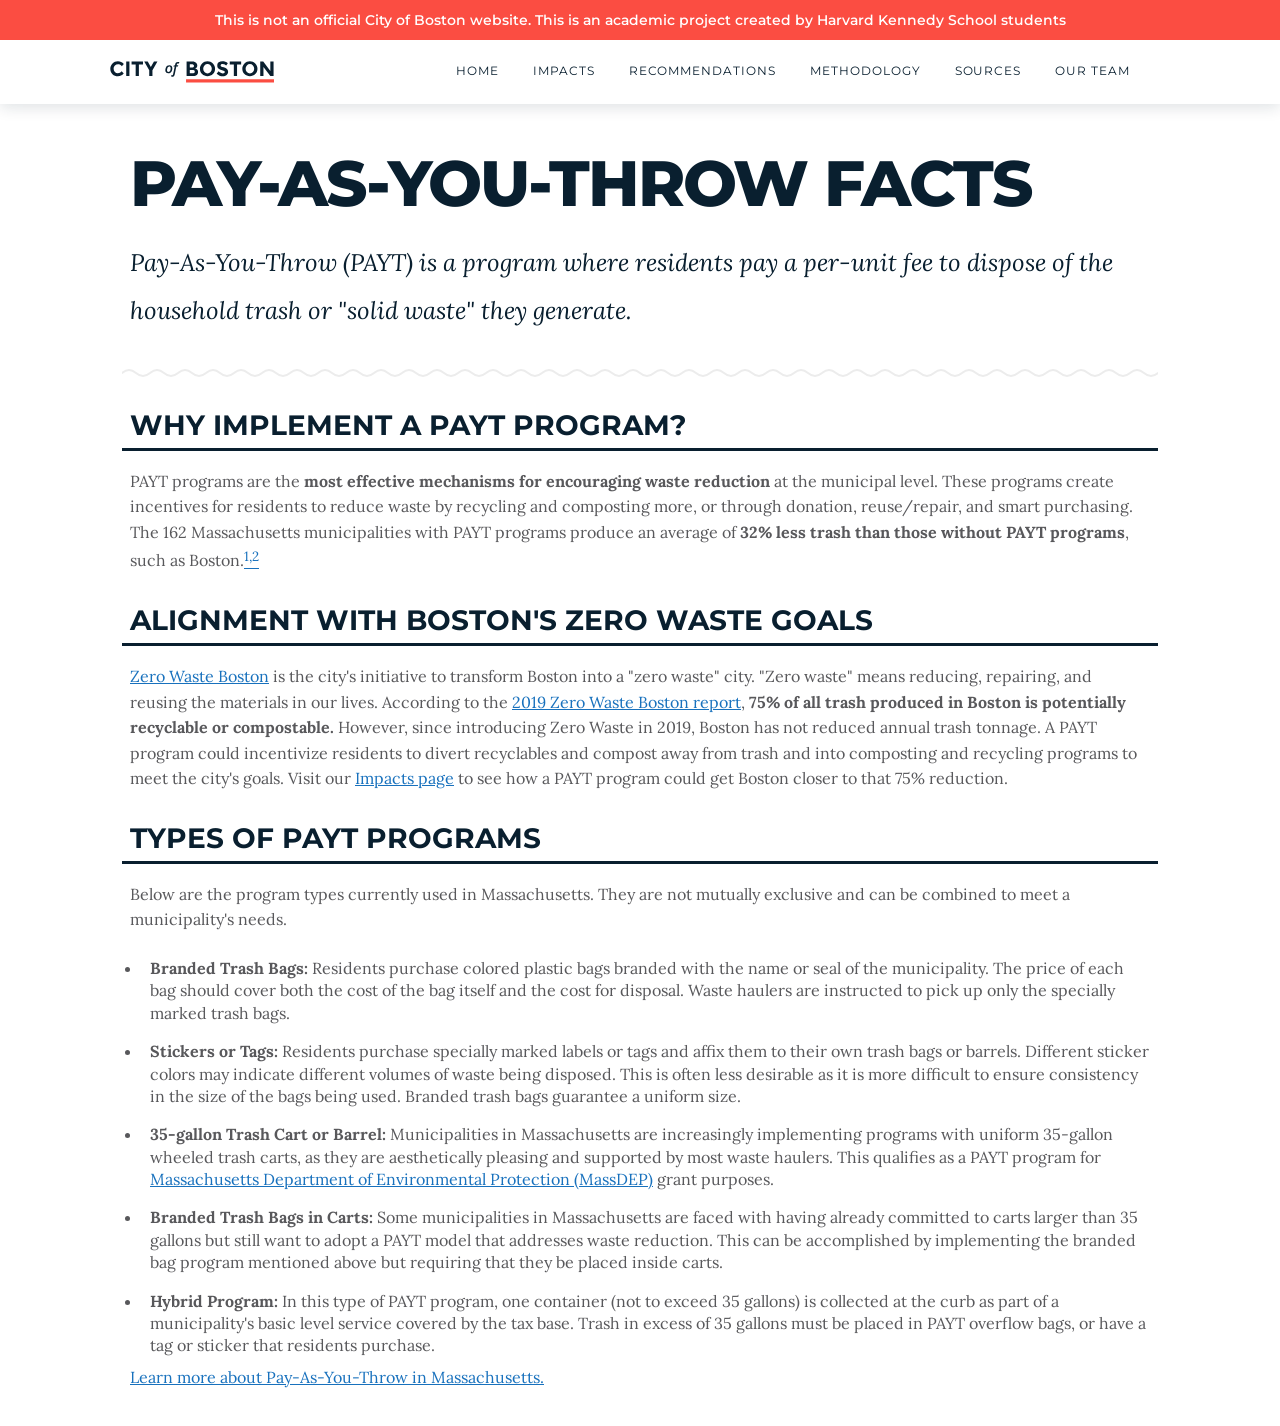
<file: index.html>
<!DOCTYPE html>
<html>
  <head>
    <meta charset="utf-8" />
    <title>Home — PAYT Project</title>
    <link rel="preconnect" href="https://fonts.googleapis.com">
    <link rel="preconnect" href="https://fonts.gstatic.com" crossorigin>
    <link href="https://fonts.googleapis.com/css2?family=Lora:ital,wght@0,400..700;1,400..700&family=Manrope:wght@200..800&family=Montserrat:ital,wght@0,100..900;1,100..900&display=swap" rel="stylesheet">
    <link href="styles/styles.css" rel="stylesheet" />
  </head>
  <body>
    <div class="disclaim-banner"><img src="images/logo_white_red.svg" alt="City of Boston" class="banner-logo"><span class="banner-text">This is not an official City of Boston website. This is an academic project created by Harvard Kennedy School students</span></div>
    <header class="top-header">
      <div class="header-inner">
        <img src="images/logo.svg" alt="City of Boston" class="site-logo">
        <nav class="site-nav" role="navigation" aria-label="Primary">
          <ul class="site-nav-list">
            <li><a href="index.html">Home</a></li>
            <li><a href="impacts.html">Impacts</a></li>
            <li><a href="recommendations.html">Recommendations</a></li>
            <li><a href="method.html">Methodology</a></li>
            <li><a href="sources.html">Sources</a></li>
            <li><a href="our-team.html">Our Team</a></li>
          </ul>
        </nav>
      </div>
    </header>
      <h1>Pay-As-You-Throw Facts</h1>
      <p class="intro-text">Pay-As-You-Throw (PAYT) is a program where residents pay a per-unit fee to dispose of the household trash or "solid waste" they generate.</p>
      <div class="squiggle" aria-hidden="true"></div>
        <h2>Why Implement a PAYT Program?</h2>
            <p>PAYT programs are the <strong>most effective mechanisms for encouraging waste reduction</strong> at the municipal level. These programs create incentives for residents to reduce waste by recycling and composting more, or through donation, reuse/repair, and smart purchasing. The 162 Massachusetts municipalities with PAYT programs produce an average of <strong>32% less trash than those without PAYT programs</strong>, such as Boston.<a href="https://www.mass.gov/doc/payt-in-massachusetts-fast-facts/download"><sup>1,</sup></a><a href="https://www.mass.gov/doc/payt-basics-for-municipalities/download"><sup>2</sup></a></p>
        <h2>Alignment with Boston's Zero Waste Goals</h2>
            <p><a href="https://www.boston.gov/departments/environment/zero-waste-boston">Zero Waste Boston</a> is the city's initiative to transform Boston into a "zero waste" city. "Zero waste" means reducing, repairing, and reusing the materials in our lives. According to the <a href="https://www.boston.gov/sites/default/files/imce-uploads/2019-06/zero_waste_bos_recs_final.pdf">2019 Zero Waste Boston report</a>, <strong>75% of all trash produced in Boston is potentially recyclable or compostable.</strong></li> However, since introducing Zero Waste in 2019, Boston has not reduced annual trash tonnage. A PAYT program could incentivize residents to divert recyclables and compost away from trash and into composting and recycling programs to meet the city's goals. Visit our <a href="impacts.html">Impacts page</a> to see how a PAYT program could get Boston closer to that 75% reduction. 
        <h2>Types of PAYT programs</h2>
            <p>Below are the program types currently used in Massachusetts. They are not mutually exclusive and can be combined to meet a municipality's needs.</p>
              <ul>
                <li><strong>Branded Trash Bags:</strong> Residents purchase colored plastic bags branded with the name or seal of the municipality. The price of each bag should cover both the cost of the bag itself and the cost for disposal. Waste haulers are instructed to pick up only the specially marked trash bags.</li>
                <li><strong>Stickers or Tags: </strong>Residents purchase specially marked labels or tags and affix them to their own trash bags or barrels. Different sticker colors may indicate different volumes of waste being disposed. This is often less desirable as it is more difficult to ensure consistency in the size of the bags being used. Branded trash bags guarantee a uniform size.</li>
                <li><strong>35-gallon Trash Cart or Barrel: </strong>Municipalities in Massachusetts are increasingly implementing programs with uniform 35-gallon wheeled trash carts, as they are aesthetically pleasing and supported by most waste haulers. This qualifies as a PAYT program for <a href="https://www.mass.gov/lists/massdep-waste-recycling-grants-assistance">Massachusetts Department of Environmental Protection (MassDEP)</a> grant purposes.</li>
                <li><strong>Branded Trash Bags in Carts: </strong>Some municipalities in Massachusetts are faced with having already committed to carts larger than 35 gallons but still want to adopt a PAYT model that addresses waste reduction. This can be accomplished by implementing the branded bag program mentioned above but requiring that they be placed inside carts.</li>
                <li><strong>Hybrid Program: </strong>In this type of PAYT program, one container (not to exceed 35 gallons) is collected at the curb as part of a municipality's basic level service covered by the tax base. Trash in excess of 35 gallons must be placed in PAYT overflow bags, or have a tag or sticker that residents purchase.</li>
              </ul>
            <p><a href="https://www.mass.gov/lists/pay-as-you-throw-payt">Learn more about Pay-As-You-Throw in Massachusetts.</a></p>
  <script>
    (function () {
      function setBannerHeightVar() {
        var banner = document.querySelector('.disclaim-banner');
        if (!banner) return;
        var h = banner.offsetHeight || 0;
        document.documentElement.style.setProperty('--top-banner-height', h + 'px');
      }
      window.addEventListener('load', setBannerHeightVar);
      window.addEventListener('resize', setBannerHeightVar);
      if (document.fonts && document.fonts.ready) {
        document.fonts.ready.then(setBannerHeightVar);
      }
      setTimeout(setBannerHeightVar, 120);
    })();
  </script>

</body>
</html>
</file>
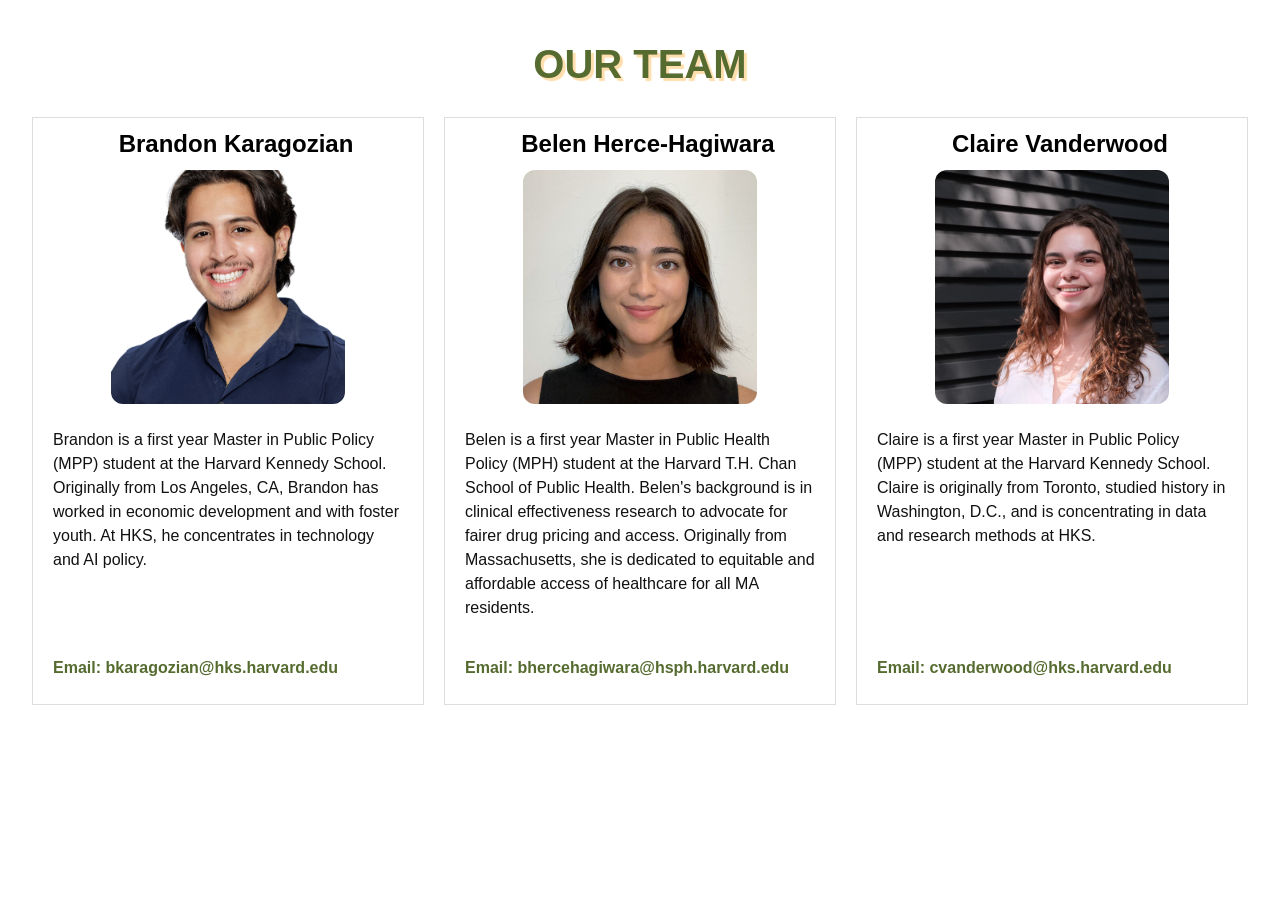
<file: our-team/index.html>
<!DOCTYPE html>
<html>
    <head>
        <title>Demo Website</title>
 
 <!-- linking css file-->
    <link rel="preconnect" href="https://fonts.googleapis.com">
    <link rel="preconnect" href="https://fonts.gstatic.com" crossorigin>
    <link href="https://fonts.googleapis.com/css2?family=Lora:ital,wght@0,400..700;1,400..700&family=Manrope:wght@200..800&family=Montserrat:ital,wght@0,100..900;1,100..900&display=swap" rel="stylesheet">
    <link href="styles/styles.css" rel="stylesheet" />

    </head>
    <body>
        <h1>OUR TEAM</h1>
        <div class="team-row"> <!--class to format into rows-->
            <!-- Brandon's Bio-->
            <div class="team-member"> <!--class to format each team member's info-->
                <h2> Brandon Karagozian </h2>
                <div class="photo"> <img src="images/brandon.jpg" alt="A photo of team member Brandon standing in the woods." /> </div>
                <p>  Brandon is a first year Master in Public Policy (MPP) student at the Harvard Kennedy School. Originally from Los Angeles, CA, Brandon has worked in economic development and with foster youth. At HKS, he concentrates in technology and AI policy. </p>
                <!--class to format emails-->
                <p class = "email"> Email: bkaragozian@hks.harvard.edu </p>
            </div>
            <!-- Belen's Bio-->
            <div class="team-member"> <!--class to format each team member's info-->
                <h2> Belen Herce-Hagiwara </h2>
                <div class="photo"> <img src="images/belen.jpg" alt="A photo of team member Belen." /> </div>
                <p>  Belen is a first year Master in Public Health Policy (MPH) student at the Harvard T.H. Chan School of Public Health. Belen's background is in clinical effectiveness research to advocate for fairer drug pricing and access. Originally from Massachusetts, she is dedicated to equitable and affordable access of healthcare for all MA residents. </p>
                <p class = "email"> Email: bhercehagiwara@hsph.harvard.edu </p>
            </div>
            <!-- Claire's Bio-->
            <div class="team-member"> <!--class to format each team member's info-->
                <h2> Claire Vanderwood </h2>
                <div class="photo"> <img src="images/claire2024.jpeg" alt="A photo of a woman outside."/> </div>
                <p> Claire is a first year Master in Public Policy (MPP) student at the Harvard Kennedy School. Claire is originally from Toronto, studied history in Washington, D.C., and is concentrating in data and research methods at HKS.</p>
                <p class = "email"> Email: cvanderwood@hks.harvard.edu </p>
            </div>
        </div>
    </body>
</html>
</file>
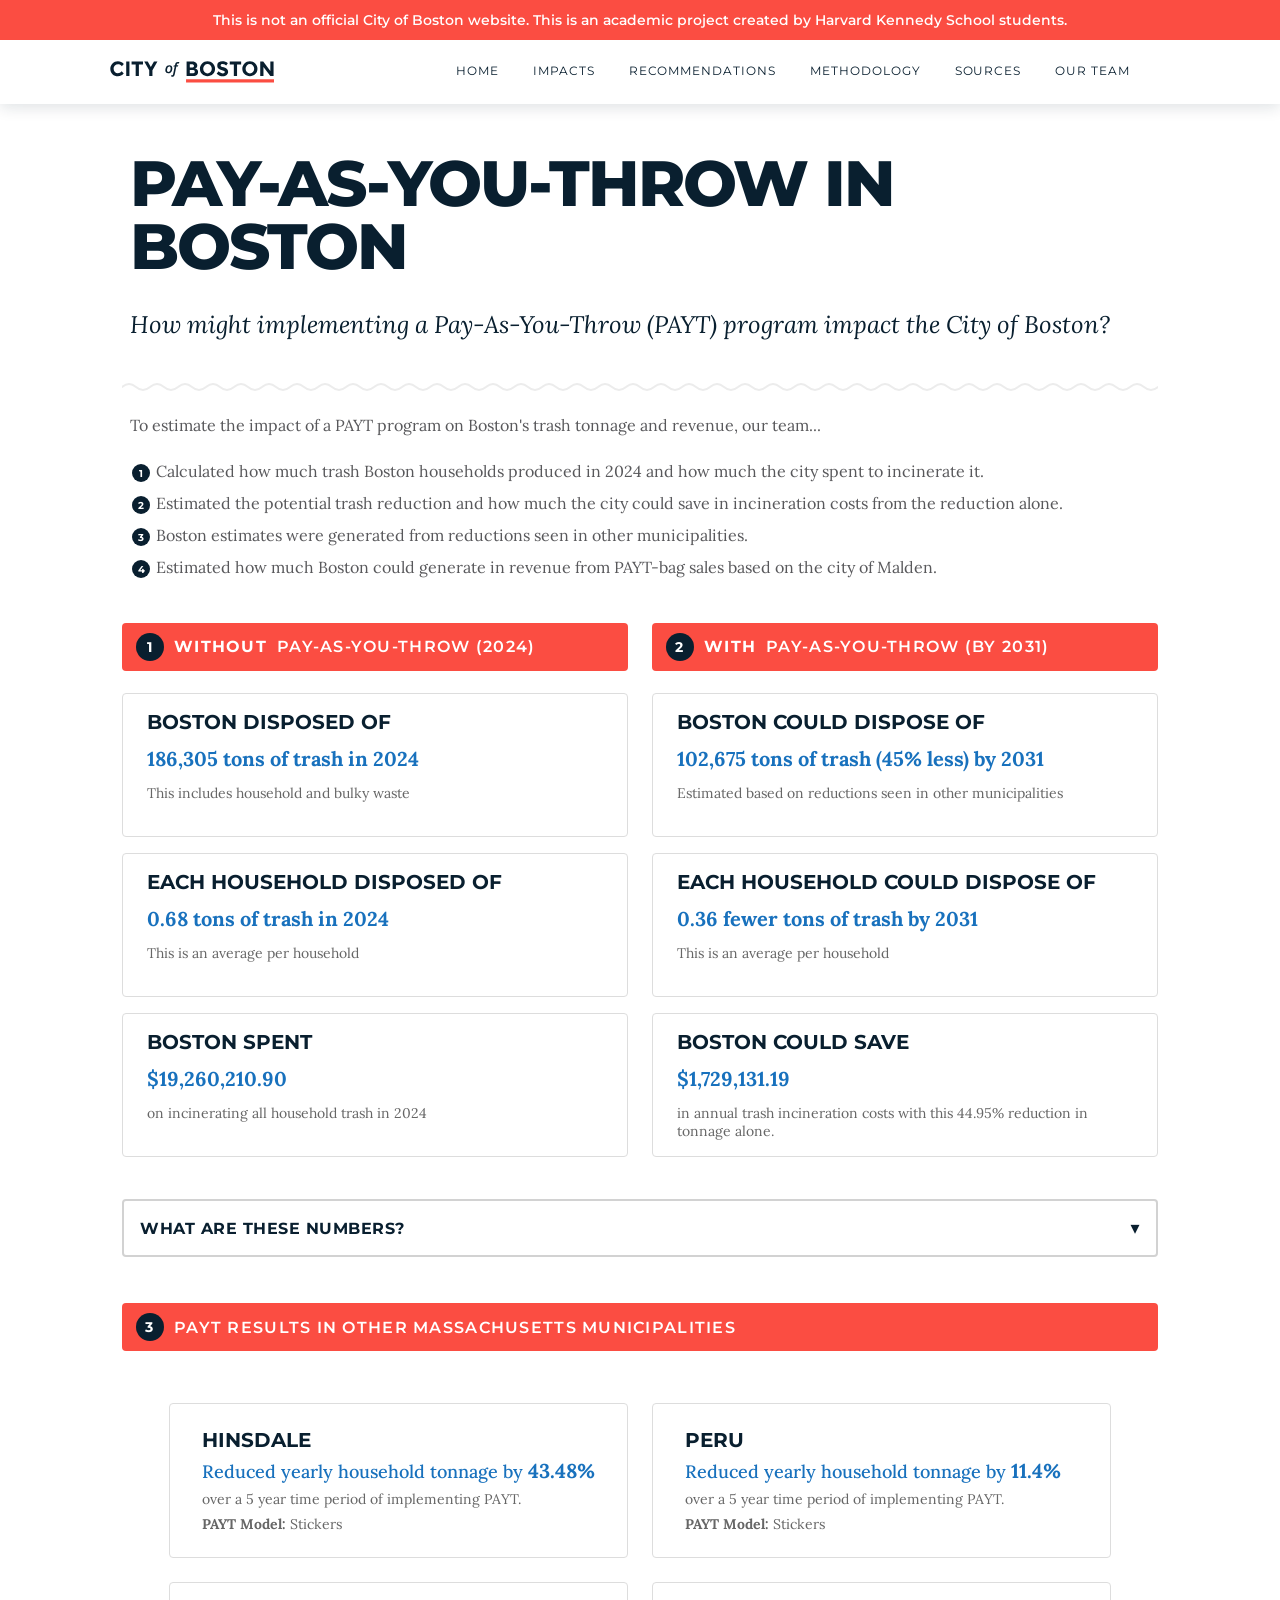
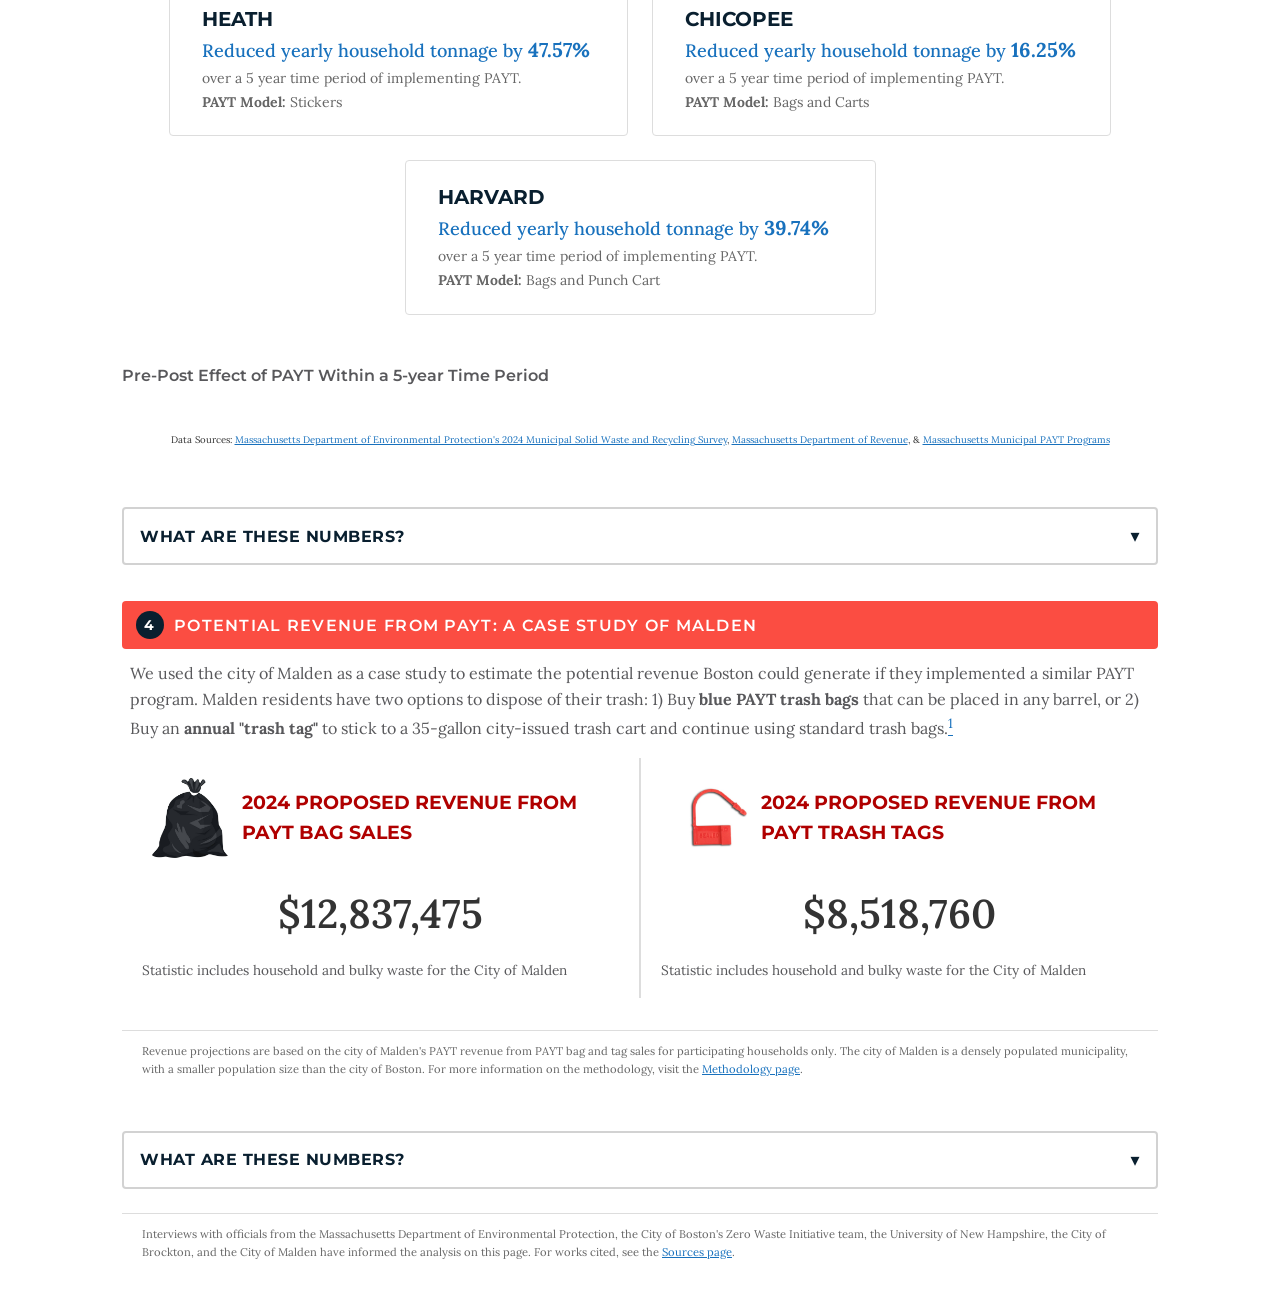
<file: impacts.html>
<!DOCTYPE html>
<html>
    <head>
        <title>Demo Website</title>
        <link rel="preconnect" href="https://fonts.googleapis.com">
        <link rel="preconnect" href="https://fonts.gstatic.com" crossorigin>
        <link href="https://fonts.googleapis.com/css2?family=Lora:ital,wght@0,400..700;1,400..700&family=Manrope:wght@200..800&family=Montserrat:ital,wght@0,100..900;1,100..900&display=swap" rel="stylesheet">
        <!-- linking css file-->
        <link href="styles/styles.css" rel="stylesheet" />
        <!-- D3.js library -->
        <script src="https://d3js.org/d3.v7.min.js"></script>
        
    </head>
    <body>
<!-- Disclaimer Banner -->
        <div class="disclaim-banner"><img src="images/logo_white_red.svg" alt="City of Boston" class="banner-logo"><span class="banner-text">This is not an official City of Boston website. This is an academic project created by Harvard Kennedy School students.</span></div>
        <header class="top-header">
            <div class="header-inner">
                <img src="images/logo.svg" alt="City of Boston" class="site-logo">
                <nav class="site-nav" role="navigation" aria-label="Primary">
                    <ul class="site-nav-list">
                        <li><a href="index.html">Home</a></li>
                        <li><a href="impacts.html">Impacts</a></li>
                        <li><a href="recommendations.html">Recommendations</a></li>
                        <li><a href="method.html">Methodology</a></li>
                        <li><a href="sources.html">Sources</a></li>
                        <li><a href="our-team.html">Our Team</a></li>
                    </ul>
                </nav>
            </div>
        </header>
<!-- Main Page Title -->
        <h1>Pay-As-You-Throw in Boston</h1>
       
        <p class="intro-text">How might implementing a Pay-As-You-Throw (PAYT) program impact the City of Boston?</p>
      <div class="squiggle" aria-hidden="true"></div>

      <p>To estimate the impact of a PAYT program on Boston's trash tonnage and revenue, our team...</p>
      <ul class="badge-list">
        <li><span class="mini-badge">1</span> Calculated how much trash Boston households produced in 2024 and how much the city spent to incinerate it.</li>
        <li><span class="mini-badge">2</span> Estimated the potential trash reduction and how much the city could save in incineration costs from the reduction alone.</li>
        <li><span class="mini-badge">3</span> Boston estimates were generated from reductions seen in other municipalities.</li>
        <li><span class="mini-badge">4</span> Estimated how much Boston could generate in revenue from PAYT-bag sales based on the city of Malden.</li>
      </ul>

<!-- Section: Boston 2024 vs PAYT side-by-side -->
        <div class="impact-compare">
            <div class="impact-column">
                <div class="sectionbanner"><span class="banner-badge">1</span><strong>Without</strong> Pay-As-You-Throw (2024)</div>
                <!-- Result Cards Column -->
                <div class="stat-blocks stack">
                    <div class="stat-block">
                        <h3 class="block-title">Boston disposed of</h3>
                        <p class="block-reduction"><span class="reduction-percent">186,305 tons of trash in 2024</span> </p>
                        <p class="block-description">This includes household and bulky waste</p>
                    </div>
                    <div class="stat-block">
                        <h3 class="block-title">Each household disposed of</h3>
                        <p class="block-reduction"><span class="reduction-percent">0.68 tons of trash in 2024</span> </p>
                        <p class="block-description">This is an average per household</p>
                    </div>
                    <div class="stat-block">
                        <h3 class="block-title">Boston spent</h3>
                        <p class="block-reduction"><span class="reduction-percent">$19,260,210.90</span></p>
                        <p class="block-description">on incinerating all household trash in 2024</p>
                    </div>
                </div>
            </div>
                    
            <div class="impact-column">
                <div class="sectionbanner"><span class="banner-badge">2</span><strong>With</strong> Pay-As-You-Throw (by 2031)</div>
                <div class="stat-blocks stack">
                    <div class="stat-block">
                        <h3 class="block-title">Boston could dispose of</h3>
                        <p class="block-reduction"><span class="reduction-percent">102,675 tons of trash (45% less) by 2031</span></p>
                        <p class="block-description">Estimated based on reductions seen in other municipalities</p>
                    </div>
                    <div class="stat-block">
                        <h3 class="block-title">Each household could dispose of</h3>
                        <p class="block-reduction"><span class="reduction-percent">0.36 fewer tons of trash by 2031</span></p>
                        <p class="block-description">This is an average per household</p>
                    </div>
                    <div class="stat-block">
                        <h3 class="block-title">Boston could save</h3>
                        <p class="block-reduction"><span class="reduction-percent">$1,729,131.19</span></p>
                        <p class="block-description">in annual trash incineration costs with this 44.95% reduction in tonnage alone.</p>
                    </div>
                </div>
            </div>
        </div>

        <div class="method-banner">
            <button class="method-toggle" aria-expanded="false">What Are These Numbers? <span class="chev">▾</span></button>
            <div class="method-content" hidden>
                            <h4>Terminology</h4>
                            <ul style="margin-bottom: 20px;">
                                <li><strong>Tipping Fee:</strong> The cost per ton that municipalities pay to dispose of trash at incineration or landfill facilities. Boston's tipping fee is $103.38 per ton.</li>
                                <li><strong>Municipal Solid Waste:</strong> Trash collected through Boston's municipal waste management program.</li>
                                <li><strong>Household:</strong> A residential unit participating in Boston's municipal trash program. 322,000 households participated in 2024.</li>
                                <li><strong>Tonnage:</strong> The total weight of trash disposed by participating households, measured in tons. Boston disposed of 186,305 tons in 2024, which converts to 372,610,000 pounds.</li>
                                <li><strong>Average Reduction:</strong> How much trash 5 cities reduced per household after 5 years with PAYT = 0.260 tons per household.</li>
                                <li><strong>Percent Reduction:</strong> How much less trash households threw away = 44.95%.</li>
                                <li><strong>Projected Reduction:</strong> How much trash Boston could reduce if it does as well as other cities = 83,629.87 tons over 5 years.</li>
                            </ul>
                            <p style="margin-top: 15px; font-size: 14px;">For more information on the methodology, visit the <a href="method.html">Methodology page</a>.</p>
                        </div>
                    </div>
            </div>

<!-- Section: PAYT Results in Other Municipalities -->
            <section class="stats-fullpage">
                <div class="sectionbanner"><span class="banner-badge">3</span>PAYT Results in Other Massachusetts Municipalities</div>

                <div class="stat-blocks">
                    <div class="stat-block">
                        <h3 class="block-title">Hinsdale</h3>
                        <p class="block-reduction">Reduced yearly household tonnage by <span class="reduction-percent">43.48%</span></p>
                        <p class="block-description">over a 5 year time period of implementing PAYT.</p>
                        <p class="block-description"><strong>PAYT Model:</strong> Stickers</p>
                    </div>
                    <div class="stat-block">
                        <h3 class="block-title">Peru</h3>
                        <p class="block-reduction">Reduced yearly household tonnage by <span class="reduction-percent">11.4%</span></p>
                        <p class="block-description">over a 5 year time period of implementing PAYT.</p>
                        <p class="block-description"><strong>PAYT Model:</strong> Stickers</p>
                    </div>
                    <div class="stat-block">
                        <h3 class="block-title">Heath</h3>
                        <p class="block-reduction">Reduced yearly household tonnage by <span class="reduction-percent">47.57%</span></p>
                        <p class="block-description">over a 5 year time period of implementing PAYT.</p>
                        <p class="block-description"><strong>PAYT Model:</strong> Stickers</p>
                    </div>
                    <div class="stat-block">
                        <h3 class="block-title">Chicopee</h3>
                        <p class="block-reduction">Reduced yearly household tonnage by <span class="reduction-percent">16.25%</span></p>
                        <p class="block-description">over a 5 year time period of implementing PAYT.</p>
                        <p class="block-description"><strong>PAYT Model:</strong> Bags and Carts</p>
                    </div>
                    <div class="stat-block">
                        <h3 class="block-title">Harvard</h3>
                        <p class="block-reduction">Reduced yearly household tonnage by <span class="reduction-percent">39.74%</span></p>
                        <p class="block-description">over a 5 year time period of implementing PAYT.</p>
                        <p class="block-description"><strong>PAYT Model:</strong> Bags and Punch Cart</p>
                    </div>
                </div>
                <div class="section-note">Pre-Post Effect of PAYT Within a 5-year Time Period</div>

            <div class="graph-container">
                <figure class="graph-figure">
                    <div id="d3-graph"></div>
                    <figcaption>Data Sources: <a href="https://www.mass.gov/lists/recycling-solid-waste-data-for-massachusetts-cities-towns" target="_blank">Massachusetts Department of Environmental Protection's 2024 Municipal Solid Waste and Recycling Survey</a>, <a href="https://dls-gw.dor.state.ma.us/reports/rdpage.aspx?rdreport=socioeconomic.population.population_main" target="_blank">Massachusetts Department of Revenue</a>, & <a href="https://www.mass.gov/lists/pay-as-you-throw-payt" target="_blank">Massachusetts Municipal PAYT Programs</a></figcaption>
                </figure>
            </div>

<!-- Methodology Banner -->
                    <div class="method-banner">
                        <button class="method-toggle" aria-expanded="false">What Are These Numbers?<span class="chev">▾</span></button>
                        <div class="method-content" hidden>
                            <h4>Terminology</h4>
                            <ul style="margin-bottom: 20px;">
                                <li><strong>Pre-PAYT Period:</strong> The years before a city started PAYT, showing how much trash households threw away normally.</li>
                                <li><strong>Post-PAYT Period:</strong> The years after a city implemented PAYT, showing how much trash households threw away with the program.</li>
                                <li><strong>Parallel Trends:</strong> Comparing cities with similar amounts of data before and after PAYT to ensure fair comparison.</li>
                                <li><strong>Tons Per Household:</strong> The average amount of trash one household threw away each year, calculated for each city.</li>
                            </ul>
                            <p style="margin-top: 15px; font-size: 14px;">For more information on the methodology, visit the <a href="method.html">Methodology page</a>.</p>
                        </div>
                    </div>

        </div>
<!-- Section: Case Study of Malden -->
        <div class="sectionbanner"><span class="banner-badge">4</span>Potential Revenue from PAYT: A Case Study of Malden</div>
            <p>We used the city of Malden as a case study to estimate the potential revenue Boston could generate if they implemented a similar PAYT program. Malden residents have two options to dispose of their trash: 1) Buy <strong>blue PAYT trash bags </strong>that can be placed in any barrel, or 2) Buy an <strong>annual "trash tag"</strong> to stick to a 35-gallon city-issued trash cart and continue using standard trash bags.<a href="https://www.cityofmalden.org/238/Trash-Recycling"><sup>1</sup></a></p>
        <div class="two-column-divider">
                <div class="column-left">
                    <h3>
                        <img src="images/trash.jpg" alt="PAYT trash bag" class="column-image">
                        2024 PROPOSED REVENUE FROM PAYT BAG SALES
                    </h3>
                    <div class="large-text">
                      $12,837,475
                    </div>
                    <div class="asteric">Statistic includes household and bulky waste for the City of Malden</div>
                </div>
                <div class="divider-line"></div>
                <div class="column-right">
                    <h3>
                        <img src="images/tag.jpg" alt="Trash disposal tag" class="column-image">
                        2024 PROPOSED REVENUE FROM PAYT TRASH TAGS
                    </h3>
                    <div class="large-text">
                        $8,518,760
                    </div>
                    <div class="asteric">Statistic includes household and bulky waste for the City of Malden</div>
                </div>
            </div>
            <div class="footnote">Revenue projections are based on the city of Malden's PAYT revenue from PAYT bag and tag sales for participating households only. The city of Malden is a densely populated municipality, with a smaller population size than the city of Boston. For more information on the methodology, visit the <a href="method.html">Methodology page</a>.</div>
            
                    <div class="method-banner">
                        <button class="method-toggle" aria-expanded="false">What Are These Numbers? <span class="chev">▾</span></button>
                        <div class="method-content" hidden>
                            <h4>Terminology</h4>
                            <ul style="margin-bottom: 20px;">
                                <li><strong>Per-Household Revenue:</strong> How much money each household generates through PAYT bag and tag sales in Malden.</li>
                                <li><strong>Revenue Source:</strong> The different ways cities earn money from PAYT, like bag sales or trash tag sales.</li>
                                <li><strong>Scaling:</strong> Using Malden's revenue earned per household to estimate how much Boston could earn.</li>
                                <li><strong>Illustrative:</strong> This is an example calculation, not a prediction of what will actually happen.</li>
                            </ul>
                            <p style="margin-top: 15px; font-size: 14px;">For more information on the methodology, visit the <a href="method.html">Methodology page</a>.</p>
                    </div>
 
                    </div>

        <div class="footnote">Interviews with officials from the Massachusetts Department of Environmental Protection, the City of Boston's Zero Waste Initiative team, the University of New Hampshire, the City of Brockton, and the City of Malden have informed the analysis on this page. For works cited, see the <a href="sources.html">Sources page</a>.</div>

        <script>
          var lastBannerHeight = null;
          
          function syncHeaderPosition(){
            var banner = document.querySelector('.disclaim-banner');
            var header = document.querySelector('.top-header');
            if(!banner || !header) return;
            
            var bannerHeight = banner.offsetHeight;
            if(bannerHeight !== lastBannerHeight) {
              lastBannerHeight = bannerHeight;
              header.style.top = bannerHeight + 'px';
              document.body.style.paddingTop = 'calc(24px + ' + bannerHeight + 'px + 64px)';
            }
          }
          
          // Poll on every frame (16ms) to catch text reflow immediately
          setInterval(syncHeaderPosition, 16);
          
          window.addEventListener('load', syncHeaderPosition);
          window.addEventListener('resize', syncHeaderPosition);
        </script>

        <script>
            document.addEventListener('DOMContentLoaded', function () {
                // D3 Interactive Graph - Pre-Post PAYT Effect
                const graphData = [
                    // Chicopee (PAYT 2017, years_payt: -4 to 5)
                    { municipality: 'Chicopee', year: -4, tonnage: 0.7393617, type: 'pre' },
                    { municipality: 'Chicopee', year: -3, tonnage: 0.7267905, type: 'pre' },
                    { municipality: 'Chicopee', year: -2, tonnage: 0.7201172, type: 'pre' },
                    { municipality: 'Chicopee', year: -1, tonnage: 0.7240520, type: 'pre' },
                    { municipality: 'Chicopee', year: 0, tonnage: 0.5886695, type: 'post' },
                    { municipality: 'Chicopee', year: 1, tonnage: 0.6204813, type: 'post' },
                    { municipality: 'Chicopee', year: 2, tonnage: 0.5576872, type: 'post' },
                    { municipality: 'Chicopee', year: 3, tonnage: 0.6272738, type: 'post' },
                    { municipality: 'Chicopee', year: 4, tonnage: 0.6468433, type: 'post' },
                    { municipality: 'Chicopee', year: 5, tonnage: 0.6151788, type: 'post' },
                    // Harvard (PAYT 2019, years_payt: -5 to 5)
                    { municipality: 'Harvard', year: -5, tonnage: 0.8311209, type: 'pre' },
                    { municipality: 'Harvard', year: -4, tonnage: 0.8260870, type: 'pre' },
                    { municipality: 'Harvard', year: -3, tonnage: 0.9753580, type: 'pre' },
                    { municipality: 'Harvard', year: -2, tonnage: 0.8177323, type: 'pre' },
                    { municipality: 'Harvard', year: -1, tonnage: 0.8061971, type: 'pre' },
                    { municipality: 'Harvard', year: 0, tonnage: 0.6302390, type: 'post' },
                    { municipality: 'Harvard', year: 1, tonnage: 0.5599200, type: 'post' },
                    { municipality: 'Harvard', year: 2, tonnage: 0.5020960, type: 'post' },
                    { municipality: 'Harvard', year: 3, tonnage: 0.4425517, type: 'post' },
                    { municipality: 'Harvard', year: 4, tonnage: 0.4455224, type: 'post' },
                    { municipality: 'Harvard', year: 5, tonnage: 0.4975635, type: 'post' },
                    // Heath (PAYT 2017, years_payt: -5 to 5)
                    { municipality: 'Heath', year: -5, tonnage: 0.9145299, type: 'pre' },
                    { municipality: 'Heath', year: -4, tonnage: 0.7803922, type: 'pre' },
                    { municipality: 'Heath', year: -3, tonnage: 0.7142857, type: 'pre' },
                    { municipality: 'Heath', year: -2, tonnage: 0.7811877, type: 'pre' },
                    { municipality: 'Heath', year: -1, tonnage: 0.6587726, type: 'pre' },
                    { municipality: 'Heath', year: 0, tonnage: 0.5249527, type: 'post' },
                    { municipality: 'Heath', year: 1, tonnage: 0.3610714, type: 'post' },
                    { municipality: 'Heath', year: 2, tonnage: 0.3556857, type: 'post' },
                    { municipality: 'Heath', year: 3, tonnage: 0.4209174, type: 'post' },
                    { municipality: 'Heath', year: 4, tonnage: 0.4009621, type: 'post' },
                    { municipality: 'Heath', year: 5, tonnage: 0.3579228, type: 'post' },
                    // Hinsdale (PAYT 2017, years_payt: -4 to 5)
                    { municipality: 'Hinsdale', year: -4, tonnage: 0.8728448, type: 'pre' },
                    { municipality: 'Hinsdale', year: -3, tonnage: 0.9290323, type: 'pre' },
                    { municipality: 'Hinsdale', year: -2, tonnage: 0.9652903, type: 'pre' },
                    { municipality: 'Hinsdale', year: -1, tonnage: 0.9324731, type: 'pre' },
                    { municipality: 'Hinsdale', year: 0, tonnage: 0.6558077, type: 'post' },
                    { municipality: 'Hinsdale', year: 1, tonnage: 0.4879636, type: 'post' },
                    { municipality: 'Hinsdale', year: 2, tonnage: 0.4927273, type: 'post' },
                    { municipality: 'Hinsdale', year: 3, tonnage: 0.5397254, type: 'post' },
                    { municipality: 'Hinsdale', year: 4, tonnage: 0.5259774, type: 'post' },
                    { municipality: 'Hinsdale', year: 5, tonnage: 0.4343286, type: 'post' },
                    // Peru (PAYT 2017, years_payt: -5 to 4)
                    { municipality: 'Peru', year: -5, tonnage: 0.6625000, type: 'pre' },
                    { municipality: 'Peru', year: -4, tonnage: 0.6781250, type: 'pre' },
                    { municipality: 'Peru', year: -3, tonnage: 0.6375000, type: 'pre' },
                    { municipality: 'Peru', year: -2, tonnage: 0.6742813, type: 'pre' },
                    { municipality: 'Peru', year: -1, tonnage: 0.5378307, type: 'pre' },
                    { municipality: 'Peru', year: 0, tonnage: 0.7028621, type: 'post' },
                    { municipality: 'Peru', year: 1, tonnage: 0.6156156, type: 'post' },
                    { municipality: 'Peru', year: 2, tonnage: 0.5544776, type: 'post' },
                    { municipality: 'Peru', year: 3, tonnage: 0.5881493, type: 'post' },
                    { municipality: 'Peru', year: 4, tonnage: 0.5265373, type: 'post' }
                ];

                const margin = { top: 20, right: 30, bottom: 70, left: 90 };
                const width = 900 - margin.left - margin.right;
                const height = 500 - margin.top - margin.bottom;

                const svg = d3.select('#d3-graph')
                    .append('svg')
                    .attr('width', width + margin.left + margin.right)
                    .attr('height', height + margin.top + margin.bottom)
                    .attr('viewBox', `0 0 ${width + margin.left + margin.right} ${height + margin.top + margin.bottom}`)
                    .attr('preserveAspectRatio', 'xMidYMid meet')
                    .style('max-width', '100%')
                    .style('height', 'auto')
                    .append('g')
                    .attr('transform', `translate(${margin.left},${margin.top})`);

                // Scales
                const xScale = d3.scaleLinear()
                    .domain([-5, 5])
                    .range([0, width]);

                const yScale = d3.scaleLinear()
                    .domain([0, 1.5])
                    .range([height, 0]);

                const colorScale = d3.scaleOrdinal()
                    .domain(['Hinsdale', 'Peru', 'Heath', 'Chicopee', 'Harvard'])
                    .range(['#D4DDE6', '#BADFF5', '#FFCCC5', '#D9EBFF', '#C5DAEB']);

                const darkerColors = {
                    'Hinsdale': '#091F2F',
                    'Peru': '#1871BD',
                    'Heath': '#FB4D42',
                    'Chicopee': '#51ACFF',
                    'Harvard': '#45789C'
                };

                // Line generator
                const line = d3.line()
                    .x(d => xScale(d.year))
                    .y(d => yScale(d.tonnage));

                // Group data by municipality
                const municipalities = d3.group(graphData, d => d.municipality);

                // Draw lines for each municipality
                municipalities.forEach((data, municipality) => {
                    svg.append('path')
                        .datum(data)
                        .attr('fill', 'none')
                        .attr('stroke', colorScale(municipality))
                        .attr('stroke-width', 2.5)
                        .attr('d', line)
                        .attr('class', 'graph-line')
                        .style('opacity', 0.7)
                        .on('mouseover', function() {
                            d3.select(this)
                                .attr('stroke', darkerColors[municipality])
                                .style('opacity', 1)
                                .attr('stroke-width', 3.5);
                        })
                        .on('mouseout', function() {
                            d3.select(this)
                                .attr('stroke', colorScale(municipality))
                                .style('opacity', 0.7)
                                .attr('stroke-width', 2.5);
                        });

                    // Draw circles for data points
                    svg.selectAll(`.dots-${municipality}`)
                        .data(data)
                        .enter()
                        .append('circle')
                        .attr('cx', d => xScale(d.year))
                        .attr('cy', d => yScale(d.tonnage))
                        .attr('r', 4)
                        .attr('fill', colorScale(municipality))
                        .attr('class', `dots-${municipality}`)
                        .on('mouseover', function(event, d) {
                            d3.select(this)
                                .attr('r', 6)
                                .attr('fill', darkerColors[municipality]);
                            
                            // Create background box
                            svg.append('rect')
                                .attr('class', 'tooltip-box')
                                .attr('x', xScale(d.year) - 55)
                                .attr('y', yScale(d.tonnage) - 28)
                                .attr('width', 110)
                                .attr('height', 22)
                                .attr('fill', '#ffffff')
                                .attr('stroke', '#333')
                                .attr('stroke-width', 1)
                                .attr('rx', 4);
                            
                            // Create text
                            svg.append('text')
                                .attr('class', 'tooltip')
                                .attr('x', xScale(d.year))
                                .attr('y', yScale(d.tonnage) - 10)
                                .attr('text-anchor', 'middle')
                                .attr('font-size', '12px')
                                .style('font-family', 'Lora, serif')
                                .attr('fill', '#333')
                                .text(municipality + ': ' + d.tonnage.toFixed(2) + ' tons');
                        })
                        .on('mouseout', function() {
                            d3.select(this)
                                .attr('r', 4)
                                .attr('fill', colorScale(municipality));
                            svg.selectAll('.tooltip').remove();
                            svg.selectAll('.tooltip-box').remove();
                        });
                });

                // X-axis
                const xAxis = svg.append('g')
                    .attr('transform', `translate(0,${height})`)
                    .call(d3.axisBottom(xScale).tickValues([-5, -3, 0, 3, 5]).tickFormat(d => {
                        if (d === 0) return 'Implementation Year';
                        if (d < 0) return `${Math.abs(d)}yr Pre`;
                        return `${d}yr Post`;
                    }));
                
                xAxis.selectAll('text')
                    .style('font-family', 'Lora, serif')
                    .style('font-size', '13px');
                
                xAxis.append('text')
                    .attr('x', width / 2)
                    .attr('y', 40)
                    .attr('dy', '1em')
                    .attr('fill', '#333')
                    .style('font-family', 'Montserrat, sans-serif')
                    .attr('font-size', '14px')
                    .attr('font-weight', '500')
                    .attr('text-anchor', 'middle')
                    .text('Years Since PAYT Adoption');

                // Y-axis
                const yAxis = svg.append('g')
                    .call(d3.axisLeft(yScale));
                
                yAxis.selectAll('text')
                    .style('font-family', 'Lora, serif')
                    .style('font-size', '13px');
                
                yAxis.append('text')
                    .attr('transform', 'rotate(-90)')
                    .attr('y', 0 - margin.left)
                    .attr('x', 0 - (height / 2))
                    .attr('dy', '1em')
                    .attr('fill', '#333')
                    .style('font-family', 'Montserrat, sans-serif')
                    .attr('font-size', '14px')
                    .attr('font-weight', '500')
                    .attr('text-anchor', 'middle')
                    .text('Tons per Household');

                // Legend
                const legend = svg.selectAll('.legend')
                    .data(['Hinsdale', 'Peru', 'Heath', 'Chicopee', 'Harvard'])
                    .enter()
                    .append('g')
                    .attr('class', 'legend')
                    .attr('transform', (d, i) => `translate(${width - 140}, ${10 + i * 20})`);

                legend.append('line')
                    .attr('x1', 0)
                    .attr('x2', 20)
                    .attr('y1', 0)
                    .attr('y2', 0)
                    .attr('stroke', d => darkerColors[d])
                    .attr('stroke-width', 2.5);

                legend.append('text')
                    .attr('x', 25)
                    .attr('y', 4)
                    .attr('font-size', '12px')
                    .style('font-family', 'Lora, serif')
                    .text(d => d);

                document.querySelectorAll('.method-toggle').forEach(function (btn) {
                    var content = btn.parentElement.querySelector('.method-content');
                    btn.addEventListener('click', function () {
                        var expanded = btn.getAttribute('aria-expanded') === 'true';
                        btn.setAttribute('aria-expanded', String(!expanded));
                        if (!expanded) {
                            content.classList.add('open');
                            content.removeAttribute('hidden');
                        } else {
                            content.classList.remove('open');
                            // keep transition: collapse then hide after transition
                            setTimeout(function () { content.setAttribute('hidden', ''); }, 300);
                        }
                    });
                });

                // set inline min-height on .stats-fullpage so it fills remaining viewport below its top
                function setStatsFullpageHeight() {
                    var section = document.querySelector('.stats-fullpage');
                    if (!section) return;
                    // measure distance from top of viewport to top of section
                    var rect = section.getBoundingClientRect();
                    // remaining viewport height below the section's top
                    var remaining = Math.max(window.innerHeight - rect.top, Math.round(window.innerHeight * 0.45)); // at least 45% viewport
                    // cap the computed height so the section doesn't become excessively tall on large screens
                    var cap = Math.round(window.innerHeight * 0.75); // no more than 75% of viewport
                    var applied = Math.min(remaining, cap);
                    // apply inline min-height to guarantee full-page feel without creating a huge gap
                    section.style.minHeight = applied + 'px';
                    // debug: uncomment to see values in console
                    // console.log('setStatsFullpageHeight', { rectTop: rect.top, remaining: remaining, cap: cap, applied: applied });
                }

                // Measure the actual banner height and publish it to CSS so the
                // header can sit directly beneath the banner even when the banner
                // grows to multiple lines.
                function setBannerHeightVar() {
                    var banner = document.querySelector('.disclaim-banner');
                    if (!banner) return;
                    var h = banner.offsetHeight || 0;
                    // write the measured value as a CSS variable on :root
                    document.documentElement.style.setProperty('--top-banner-height', h + 'px');
                }

                // run after full page load and on resize (and when fonts/images settle)
                window.addEventListener('load', function () { setBannerHeightVar(); setStatsFullpageHeight(); });
                window.addEventListener('resize', function () { setBannerHeightVar(); setStatsFullpageHeight(); });
                // run shortly after DOM ready in case load already occurred
                setTimeout(function () { setBannerHeightVar(); setStatsFullpageHeight(); }, 120);

                // Hide the nav when its contents no longer fit (prevents words being cut off)
                function debounce(fn, wait) {
                    var t;
                    return function () { clearTimeout(t); t = setTimeout(fn, wait); };
                }

                function updateNavVisibility() {
                    var navList = document.querySelector('.site-nav-list');
                    var headerInner = document.querySelector('.header-inner');
                    if (!navList || !headerInner) return;
                    // ensure visible for measurement
                    navList.style.display = '';
                    navList.removeAttribute('aria-hidden');

                    // measure nav's natural width
                    var naturalWidth = navList.scrollWidth;

                    // compute available space for nav: from nav's left edge to header-inner right edge
                    var headerRect = headerInner.getBoundingClientRect();
                    var navRect = navList.getBoundingClientRect();
                    var available = Math.max(0, headerRect.right - navRect.left - 12); // small margin

                    // Only auto-hide on reasonably narrow viewports to avoid unexpected hiding on desktop
                    var smallViewportThreshold = 980; // px

                    var willOverflow = naturalWidth > (available - 2);

                    if (willOverflow && window.innerWidth <= smallViewportThreshold) {
                        navList.style.display = 'none';
                        navList.setAttribute('aria-hidden', 'true');
                    } else {
                        navList.style.display = '';
                        navList.setAttribute('aria-hidden', 'false');
                    }
                }

                var debouncedNavCheck = debounce(updateNavVisibility, 100);
                // run on load, resize, and once fonts are ready (font load can change measurements)
                window.addEventListener('load', function () { setBannerHeightVar(); debouncedNavCheck(); });
                window.addEventListener('resize', function () { setBannerHeightVar(); debouncedNavCheck(); });
                if (document.fonts && document.fonts.ready) {
                    document.fonts.ready.then(function () { setBannerHeightVar(); debouncedNavCheck(); });
                }
                // quick run after DOM ready to catch initial state
                setTimeout(function () { setBannerHeightVar(); debouncedNavCheck(); }, 200);
            });
        </script>
</body>
</html>
</file>
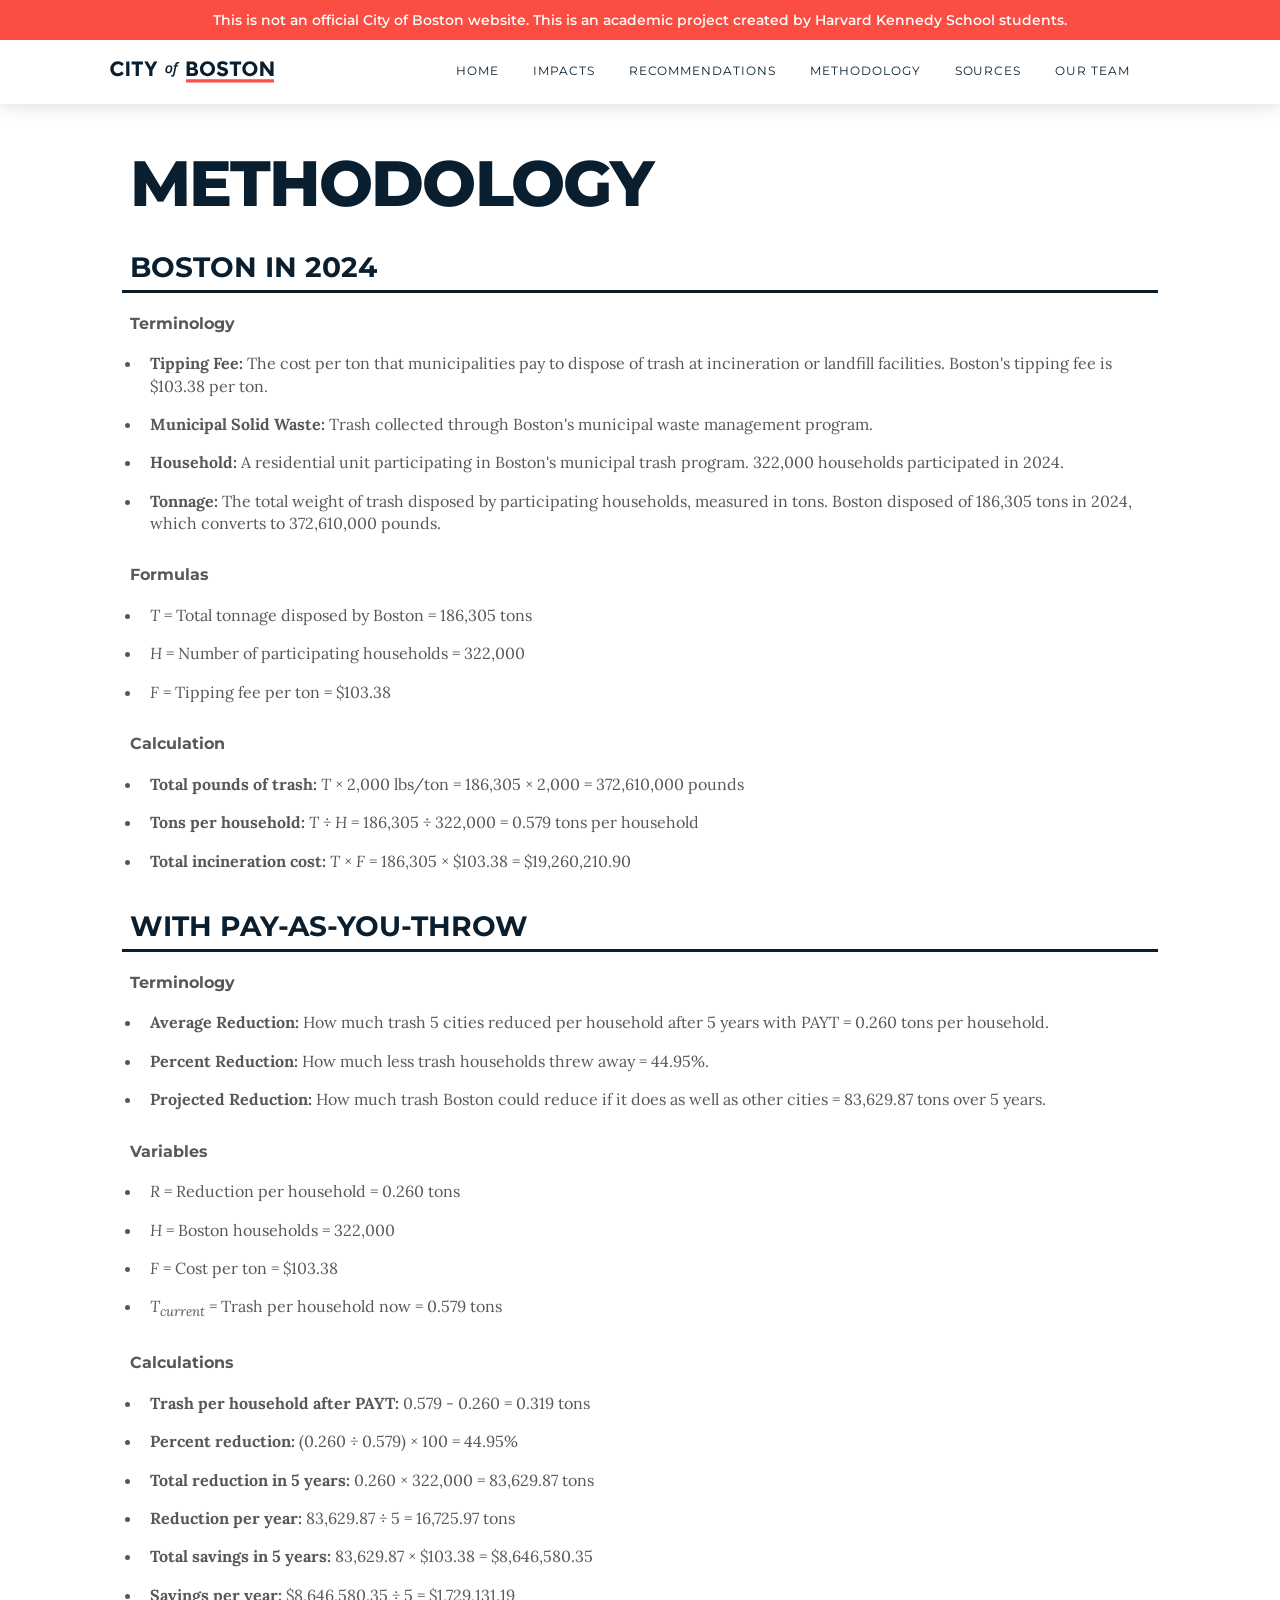
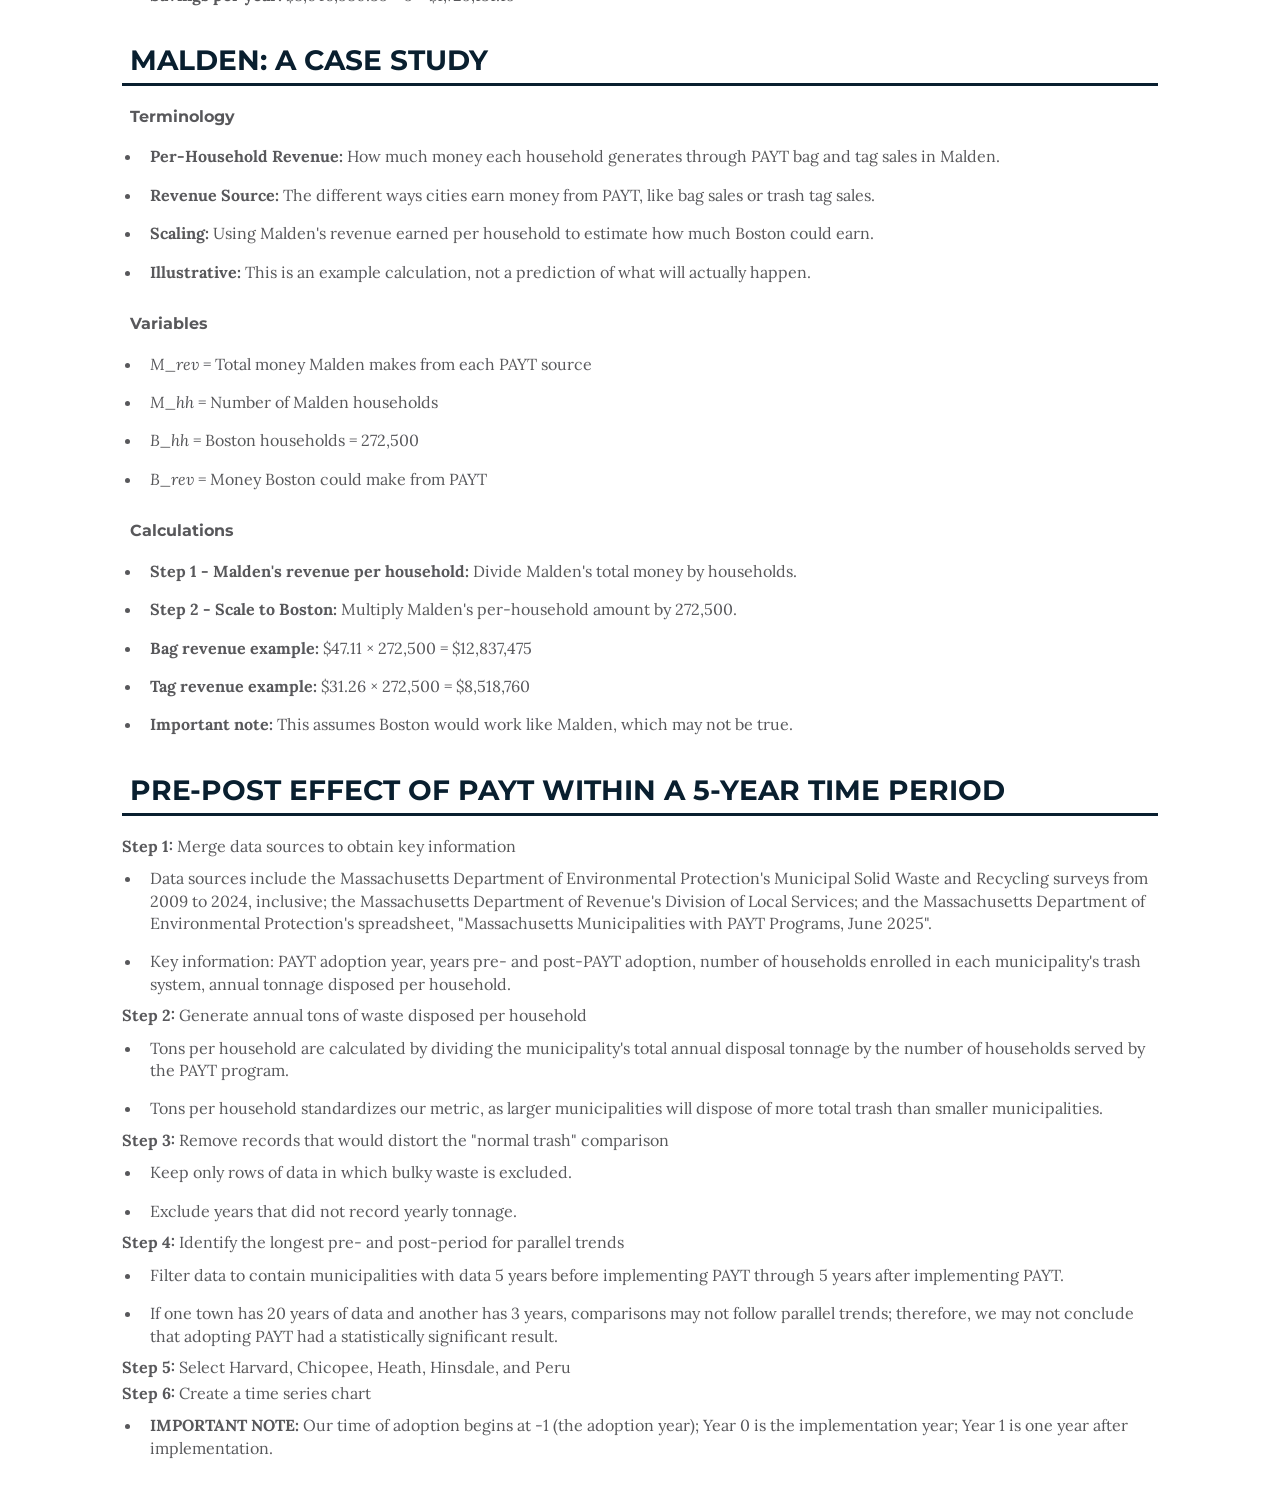
<file: method.html>
<!DOCTYPE html>
<html>
  <head>
    <meta charset="utf-8" />
    <title>Methodology — PAYT Project</title>
    <link rel="preconnect" href="https://fonts.googleapis.com">
    <link rel="preconnect" href="https://fonts.gstatic.com" crossorigin>
    <link href="https://fonts.googleapis.com/css2?family=Lora:ital,wght@0,400..700;1,400..700&family=Manrope:wght@200..800&family=Montserrat:ital,wght@0,100..900;1,100..900&display=swap" rel="stylesheet">
    <link href="styles/styles.css" rel="stylesheet" />
  </head>
  <body>
    <div class="disclaim-banner"><img src="images/logo_white_red.svg" alt="City of Boston" class="banner-logo"><span class="banner-text">This is not an official City of Boston website. This is an academic project created by Harvard Kennedy School students.</span></div>
    <header class="top-header">
      <div class="header-inner">
        <img src="images/logo.svg" alt="City of Boston" class="site-logo">
        <nav class="site-nav" role="navigation" aria-label="Primary">
          <ul class="site-nav-list">
            <li><a href="index.html">Home</a></li>
            <li><a href="impacts.html">Impacts</a></li>
            <li><a href="recommendations.html">Recommendations</a></li>
            <li><a href="method.html">Methodology</a></li>
            <li><a href="sources.html">Sources</a></li>
            <li><a href="our-team.html">Our Team</a></li>
          </ul>
        </nav>
      </div>
    </header>
    <h1>Methodology</h1>

    <h2>Boston in 2024</h2>
     <h4>Terminology</h4>
                            <ul style="margin-bottom: 20px;">
                                <li><strong>Tipping Fee:</strong> The cost per ton that municipalities pay to dispose of trash at incineration or landfill facilities. Boston's tipping fee is $103.38 per ton.</li>
                                <li><strong>Municipal Solid Waste:</strong> Trash collected through Boston's municipal waste management program.</li>
                                <li><strong>Household:</strong> A residential unit participating in Boston's municipal trash program. 322,000 households participated in 2024.</li>
                                <li><strong>Tonnage:</strong> The total weight of trash disposed by participating households, measured in tons. Boston disposed of 186,305 tons in 2024, which converts to 372,610,000 pounds.</li>
                            </ul>

                            <h4>Formulas</h4>
                            <ul style="padding-left: 20px; margin-bottom: 20px;">
                                <li><em>T</em> = Total tonnage disposed by Boston = 186,305 tons</li>
                                <li><em>H</em> = Number of participating households = 322,000</li>
                                <li><em>F</em> = Tipping fee per ton = $103.38</li>
                            </ul>
                            <h4>Calculation</h4>
                            <ul style="padding-left: 20px; margin-bottom: 15px;">
                                <li><strong>Total pounds of trash:</strong> <em>T</em> × 2,000 lbs/ton = 186,305 × 2,000 = 372,610,000 pounds</li>
                                <li><strong>Tons per household:</strong> <em>T</em> ÷ <em>H</em> = 186,305 ÷ 322,000 = 0.579 tons per household</li>
                                <li><strong>Total incineration cost:</strong> <em>T</em> × <em>F</em> = 186,305 × $103.38 = $19,260,210.90</li>
                            </ul>
                        </div>

    <h2>With Pay-As-You-Throw</h2>
    <h4>Terminology</h4>
                            <ul style="margin-bottom: 20px;">
                                <li><strong>Average Reduction:</strong> How much trash 5 cities reduced per household after 5 years with PAYT = 0.260 tons per household.</li>
                                <li><strong>Percent Reduction:</strong> How much less trash households threw away = 44.95%.</li>
                                <li><strong>Projected Reduction:</strong> How much trash Boston could reduce if it does as well as other cities = 83,629.87 tons over 5 years.</li>
                            </ul>

                            <h4>Variables</h4>
                            <ul style="padding-left: 20px; margin-bottom: 20px;">
                                <li><em>R</em> = Reduction per household = 0.260 tons</li>
                                <li><em>H</em> = Boston households = 322,000</li>
                                <li><em>F</em> = Cost per ton = $103.38</li>
                                <li><em>T<sub>current</sub></em> = Trash per household now = 0.579 tons</li>
                            </ul>
                            
                            <h4>Calculations</h4>
                            <ul style="padding-left: 20px; margin-bottom: 15px;">
                                <li><strong>Trash per household after PAYT:</strong> 0.579 - 0.260 = 0.319 tons</li>
                                <li><strong>Percent reduction:</strong> (0.260 ÷ 0.579) × 100 = 44.95%</li>
                                <li><strong>Total reduction in 5 years:</strong> 0.260 × 322,000 = 83,629.87 tons</li>
                                <li><strong>Reduction per year:</strong> 83,629.87 ÷ 5 = 16,725.97 tons</li>
                                <li><strong>Total savings in 5 years:</strong> 83,629.87 × $103.38 = $8,646,580.35</li>
                                <li><strong>Savings per year:</strong> $8,646,580.35 ÷ 5 = $1,729,131.19</li>
                            </ul>
                        </div>

<h2>Malden: A Case Study</h2>
<h4>Terminology</h4>
                            <ul style="margin-bottom: 20px;">
                                <li><strong>Per-Household Revenue:</strong> How much money each household generates through PAYT bag and tag sales in Malden.</li>
                                <li><strong>Revenue Source:</strong> The different ways cities earn money from PAYT, like bag sales or trash tag sales.</li>
                                <li><strong>Scaling:</strong> Using Malden's revenue earned per household to estimate how much Boston could earn.</li>
                                <li><strong>Illustrative:</strong> This is an example calculation, not a prediction of what will actually happen.</li>
                            </ul>

                            <h4>Variables</h4>
                            <ul style="padding-left: 20px; margin-bottom: 20px;">
                                <li><em>M_rev</em> = Total money Malden makes from each PAYT source</li>
                                <li><em>M_hh</em> = Number of Malden households</li>
                                <li><em>B_hh</em> = Boston households = 272,500</li>
                                <li><em>B_rev</em> = Money Boston could make from PAYT</li>
                            </ul>
                            
                            <h4>Calculations</h4>
                            <ul style="padding-left: 20px; margin-bottom: 15px;">
                                <li><strong>Step 1 - Malden's revenue per household:</strong> Divide Malden's total money by households.</li>
                                <li><strong>Step 2 - Scale to Boston:</strong> Multiply Malden's per-household amount by 272,500.</li>
                                <li><strong>Bag revenue example:</strong> $47.11 × 272,500 = $12,837,475</li>
                                <li><strong>Tag revenue example:</strong> $31.26 × 272,500 = $8,518,760</li>
                                <li><strong>Important note:</strong> This assumes Boston would work like Malden, which may not be true.</li>
                            </ul>
                        </div>
                    </div>

                    
  <h2>Pre-Post Effect of PAYT Within a 5-year Time Period</h2>
  
  <strong>Step 1:</strong> Merge data sources to obtain key information
  <ul>
    <li>Data sources include the Massachusetts Department of Environmental Protection's Municipal Solid Waste and Recycling surveys from 2009 to 2024, inclusive; the Massachusetts Department of Revenue's Division of Local Services; and the Massachusetts Department of Environmental Protection's spreadsheet, "Massachusetts Municipalities with PAYT Programs, June 2025".</li>
    <li>Key information: PAYT adoption year, years pre- and post-PAYT adoption, number of households enrolled in each municipality's trash system, annual tonnage disposed per household.</li>
  </ul>

  <strong>Step 2:</strong> Generate annual tons of waste disposed per household
  <ul>
    <li>Tons per household are calculated by dividing the municipality's total annual disposal tonnage by the number of households served by the PAYT program.</li>
    <li>Tons per household standardizes our metric, as larger municipalities will dispose of more total trash than smaller municipalities.</li>
  </ul>

  <strong>Step 3:</strong> Remove records that would distort the "normal trash" comparison
  <ul>
    <li>Keep only rows of data in which bulky waste is excluded.</li>
    <li>Exclude years that did not record yearly tonnage.</li>
  </ul>

  <strong>Step 4:</strong> Identify the longest pre- and post-period for parallel trends
  <ul>
    <li>Filter data to contain municipalities with data 5 years before implementing PAYT through 5 years after implementing PAYT.</li>
    <li>If one town has 20 years of data and another has 3 years, comparisons may not follow parallel trends; therefore, we may not conclude that adopting PAYT had a statistically significant result.</li>
  </ul>

  <strong>Step 5:</strong> Select Harvard, Chicopee, Heath, Hinsdale, and Peru
  <ul></ul>
  <strong>Step 6:</strong> Create a time series chart
  <ul>
    <li><strong>IMPORTANT NOTE:</strong> Our time of adoption begins at -1 (the adoption year); Year 0 is the implementation year; Year 1 is one year after implementation.</li>
  </ul>

  <script>
    (function () {
      function setBannerHeightVar() {
        var banner = document.querySelector('.disclaim-banner');
        if (!banner) return;
        var h = banner.offsetHeight || 0;
        document.documentElement.style.setProperty('--top-banner-height', h + 'px');
      }
      window.addEventListener('load', setBannerHeightVar);
      window.addEventListener('resize', setBannerHeightVar);
      if (document.fonts && document.fonts.ready) {
        document.fonts.ready.then(setBannerHeightVar);
      }
      setTimeout(setBannerHeightVar, 120);
    })();
  </script>

</body>
</html>
</file>
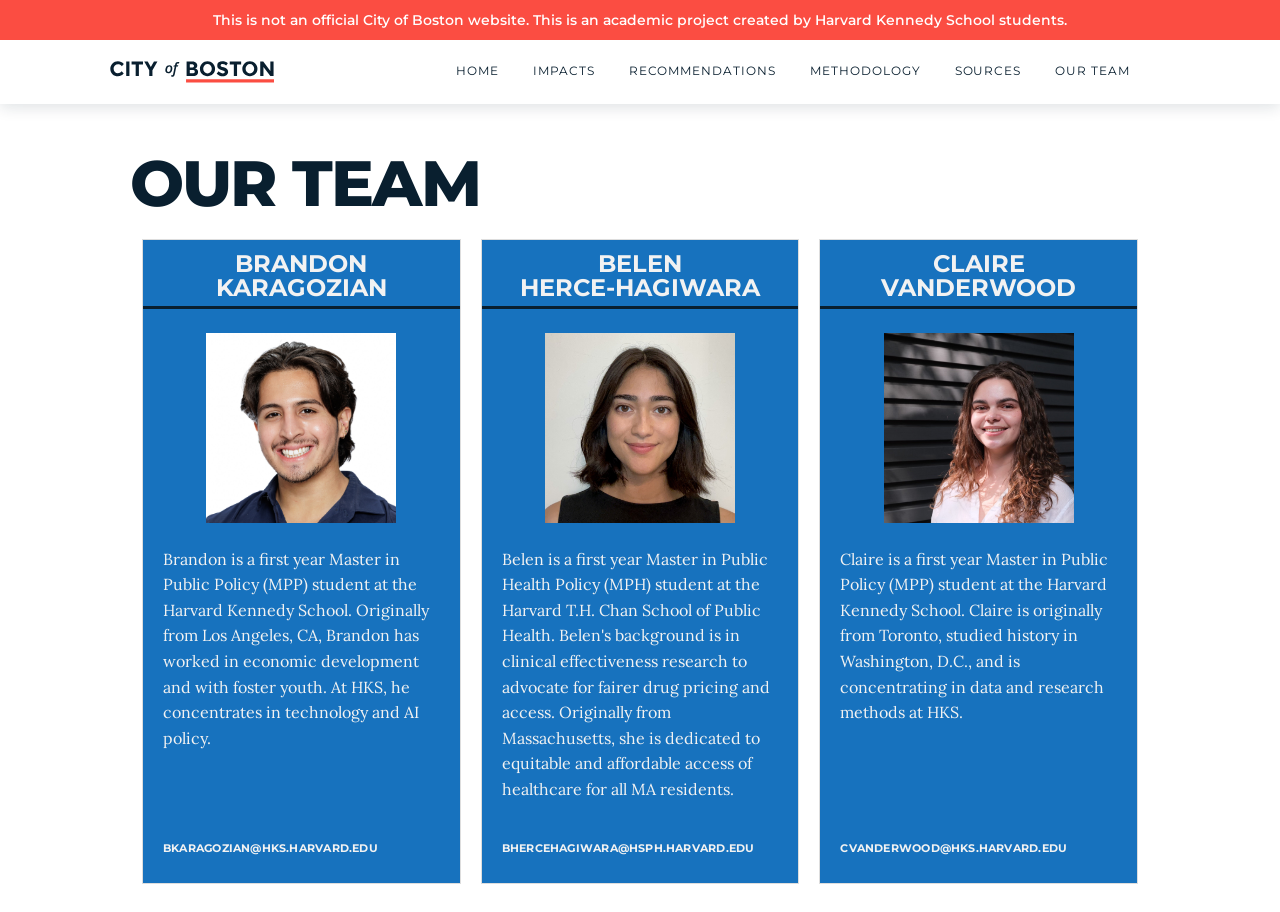
<file: our-team.html>
<!DOCTYPE html>
<html>
    <head>
        <title>Our Team</title>

 <!-- linking css file-->
     <link rel="preconnect" href="https://fonts.googleapis.com">
     <link rel="preconnect" href="https://fonts.gstatic.com" crossorigin>
     <link href="https://fonts.googleapis.com/css2?family=Lora:ital,wght@0,400..700;1,400..700&family=Manrope:wght@200..800&family=Montserrat:ital,wght@0,100..900;1,100..900&display=swap" rel="stylesheet">
     <link href="styles/styles.css" rel="stylesheet" />
        
    </head>
    <body>
        <div class="disclaim-banner"><img src="images/logo_white_red.svg" alt="City of Boston" class="banner-logo"><span class="banner-text">This is not an official City of Boston website. This is an academic project created by Harvard Kennedy School students.</span></div>
        <header class="top-header">
            <div class="header-inner">
                <img src="images/logo.svg" alt="City of Boston" class="site-logo">
                <nav class="site-nav" role="navigation" aria-label="Primary">
                    <ul class="site-nav-list">
                        <li><a href="index.html">Home</a></li>
                        <li><a href="impacts.html">Impacts</a></li>
                        <li><a href="recommendations.html">Recommendations</a></li>
                        <li><a href="method.html">Methodology</a></li>
                        <li><a href="sources.html">Sources</a></li>
                        <li><a href="our-team.html">Our Team</a></li>
                    </ul>
                </nav>
            </div>
        </header>
        <h1>OUR TEAM</h1>
        <div class="team-row"> <!--class to format into rows-->
            <!-- Brandon's Bio-->
            <div class="team-member brandon"> <!--class to format each team member's info-->
                <h2><span class="first">Brandon</span> <span class="last">Karagozian</span></h2>
                <div class="photo"> <img src="images/brandon.jpg" alt="A photo of team member Brandon standing in the woods." /> </div>
                <p>  Brandon is a first year Master in Public Policy (MPP) student at the Harvard Kennedy School. Originally from Los Angeles, CA, Brandon has worked in economic development and with foster youth. At HKS, he concentrates in technology and AI policy. </p>
                <!--class to format emails-->
                <p class = "email"> bkaragozian@hks.harvard.edu </p>
            </div>
            <!-- Belen's Bio-->
            <div class="team-member"> <!--class to format each team member's info-->
                <h2><span class="first">Belen</span> <span class="last">Herce-Hagiwara</span></h2>
                <div class="photo"> <img src="images/belen.jpg" alt="A photo of team member Belen." /> </div>
                <p>  Belen is a first year Master in Public Health Policy (MPH) student at the Harvard T.H. Chan School of Public Health. Belen's background is in clinical effectiveness research to advocate for fairer drug pricing and access. Originally from Massachusetts, she is dedicated to equitable and affordable access of healthcare for all MA residents. </p>
                <p class = "email"> bhercehagiwara@hsph.harvard.edu </p>
            </div>
            <!-- Claire's Bio-->
            <div class="team-member"> <!--class to format each team member's info-->
                <h2><span class="first">Claire</span> <span class="last">Vanderwood</span></h2>
                <div class="photo"> <img src="images/claire2024.jpeg" alt="A photo of a woman outside."/> </div>
                <p> Claire is a first year Master in Public Policy (MPP) student at the Harvard Kennedy School. Claire is originally from Toronto, studied history in Washington, D.C., and is concentrating in data and research methods at HKS.</p>
                <p class = "email"> cvanderwood@hks.harvard.edu </p>
            </div>
        </div>
        <script>
            (function () {
                function setBannerHeightVar() {
                    var banner = document.querySelector('.disclaim-banner');
                    if (!banner) return;
                    var h = banner.offsetHeight || 0;
                    document.documentElement.style.setProperty('--top-banner-height', h + 'px');
                }
                window.addEventListener('load', setBannerHeightVar);
                window.addEventListener('resize', setBannerHeightVar);
                if (document.fonts && document.fonts.ready) {
                    document.fonts.ready.then(setBannerHeightVar);
                }
                setTimeout(setBannerHeightVar, 120);
            })();
        </script>

        </body>
</html>
</file>
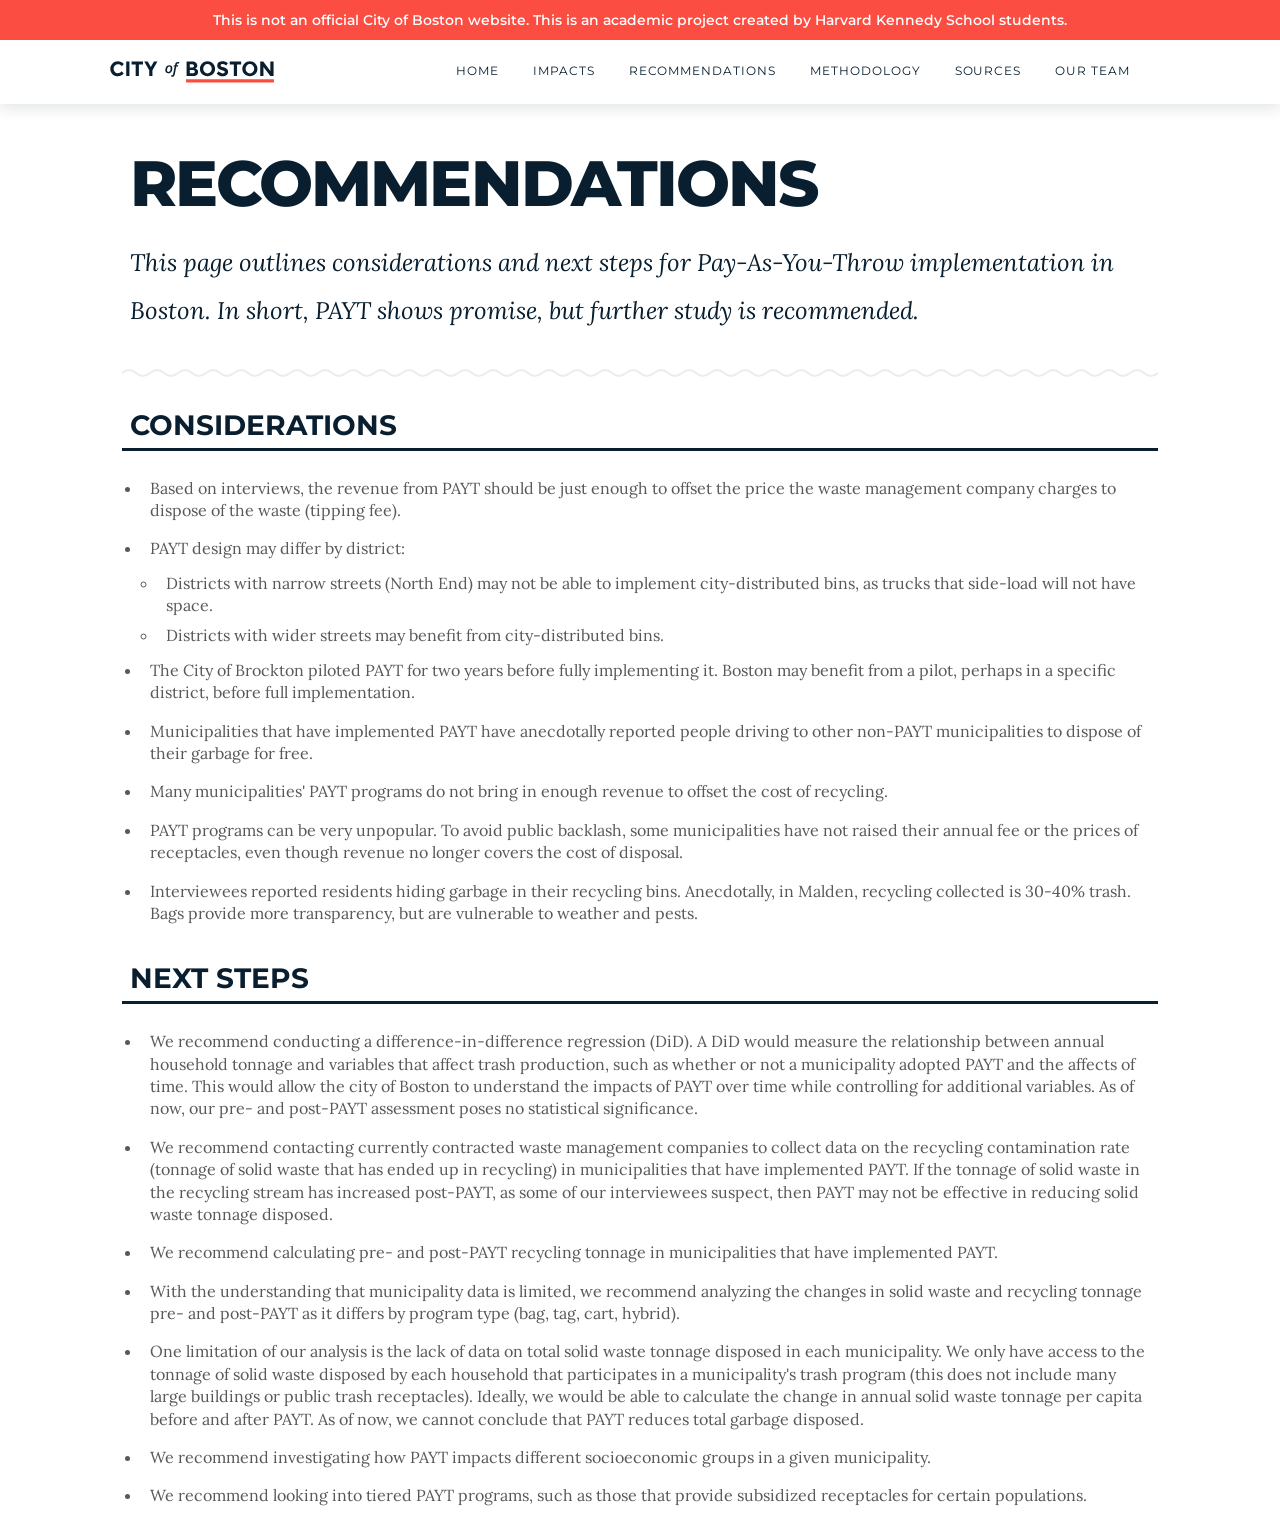
<file: recommendations.html>
<!DOCTYPE html>
<html>
  <head>
    <meta charset="utf-8" />
    <title>Recommendations — PAYT Project</title>
    <link rel="preconnect" href="https://fonts.googleapis.com">
    <link rel="preconnect" href="https://fonts.gstatic.com" crossorigin>
    <link href="https://fonts.googleapis.com/css2?family=Lora:ital,wght@0,400..700;1,400..700&family=Manrope:wght@200..800&family=Montserrat:ital,wght@0,100..900;1,100..900&display=swap" rel="stylesheet">
    <link href="styles/styles.css" rel="stylesheet" />
  </head>
  <body>
    <div class="disclaim-banner"><img src="images/logo_white_red.svg" alt="City of Boston" class="banner-logo"><span class="banner-text">This is not an official City of Boston website. This is an academic project created by Harvard Kennedy School students.</span></div>
    <header class="top-header">
      <div class="header-inner">
        <img src="images/logo.svg" alt="City of Boston" class="site-logo">
        <nav class="site-nav" role="navigation" aria-label="Primary">
          <ul class="site-nav-list">
            <li><a href="index.html">Home</a></li>
            <li><a href="impacts.html">Impacts</a></li>
            <li><a href="recommendations.html">Recommendations</a></li>
            <li><a href="method.html">Methodology</a></li>
            <li><a href="sources.html">Sources</a></li>
            <li><a href="our-team.html">Our Team</a></li>
          </ul>
        </nav>
      </div>
    </header>

    <h1>Recommendations</h1>

    <p class="intro-text">This page outlines considerations and next steps for Pay-As-You-Throw implementation in Boston. In short, PAYT shows promise, but further study is recommended.</p>
    <div class="squiggle" aria-hidden="true"></div>

     </script>
     
<!-- Section: Considerations for PAYT in Boston -->
            <h2>Considerations</h2>
                <ul>
                     <li>Based on interviews, the revenue from PAYT should be just enough to offset the price the waste management company charges to dispose of the waste (tipping fee).</li>
                  <li>PAYT design may differ by district:</li>                     <ul>
                            <li>Districts with narrow streets (North End) may not be able to implement city-distributed bins, as trucks that side-load will not have space.</li>
                            <li>Districts with wider streets may benefit from city-distributed bins.</li>
                        </ul>
                    </li>
                    <li>The City of Brockton piloted PAYT for two years before fully implementing it. Boston may benefit from a pilot, perhaps in a specific district, before full implementation. 
                    <li>Municipalities that have implemented PAYT have anecdotally reported people driving to other non-PAYT municipalities to dispose of their garbage for free.</li>
                    <li>Many municipalities' PAYT programs do not bring in enough revenue to offset the cost of recycling.</li>
                    <li>PAYT programs can be very unpopular. To avoid public backlash, some municipalities have not raised their annual fee or the prices of receptacles, even though revenue no longer covers the cost of disposal.</li>
                    <li>Interviewees reported residents hiding garbage in their recycling bins. Anecdotally, in Malden, recycling collected is 30-40% trash. Bags provide more transparency, but are vulnerable to weather and pests.</li>
                </ul>
<!-- Section: Next Steps-->
            <h2>Next Steps</h2>
                <ul>
                     <li>We recommend conducting a difference-in-difference regression (DiD). A DiD would measure the relationship between annual household tonnage and variables that affect trash production, such as whether or not a municipality adopted PAYT and the affects of time. This would allow the city of Boston to understand the impacts of PAYT over time while controlling for additional variables. As of now, our pre- and post-PAYT assessment poses no statistical significance.</li>
                  <li>We recommend contacting currently contracted waste management companies to collect data on the recycling contamination rate (tonnage of solid waste that has ended up in recycling) in municipalities that have implemented PAYT. If the tonnage of solid waste in the recycling stream has increased post-PAYT, as some of our interviewees suspect, then PAYT may not be effective in reducing solid waste tonnage disposed.</li>
                    <li>We recommend calculating pre- and post-PAYT recycling tonnage in municipalities that have implemented PAYT.</li>
                    <li>With the understanding that municipality data is limited, we recommend analyzing the changes in solid waste and recycling tonnage pre- and post-PAYT as it differs by program type (bag, tag, cart, hybrid).</li>
                     <li>One limitation of our analysis is the lack of data on total solid waste tonnage disposed in each municipality. We only have access to the tonnage of solid waste disposed by each household that participates in a municipality's trash program (this does not include many large buildings or public trash receptacles). Ideally, we would be able to calculate the change in annual solid waste tonnage per capita before and after PAYT. As of now, we cannot conclude that PAYT reduces total garbage disposed.</li>
                     <li>We recommend investigating how PAYT impacts different socioeconomic groups in a given municipality.</li>
                     <li>We recommend looking into tiered PAYT programs, such as those that provide subsidized receptacles for certain populations.</li>
                </ul>
    <script>
      (function () {
        function setBannerHeightVar() {
          var banner = document.querySelector('.disclaim-banner');
          if (!banner) return;
          var h = banner.offsetHeight || 0;
          document.documentElement.style.setProperty('--top-banner-height', h + 'px');
        }
        window.addEventListener('load', setBannerHeightVar);
        window.addEventListener('resize', setBannerHeightVar);
        if (document.fonts && document.fonts.ready) {
          document.fonts.ready.then(setBannerHeightVar);
        }
        setTimeout(setBannerHeightVar, 120);
      })();
    </script>

  </body>
</html>
</file>
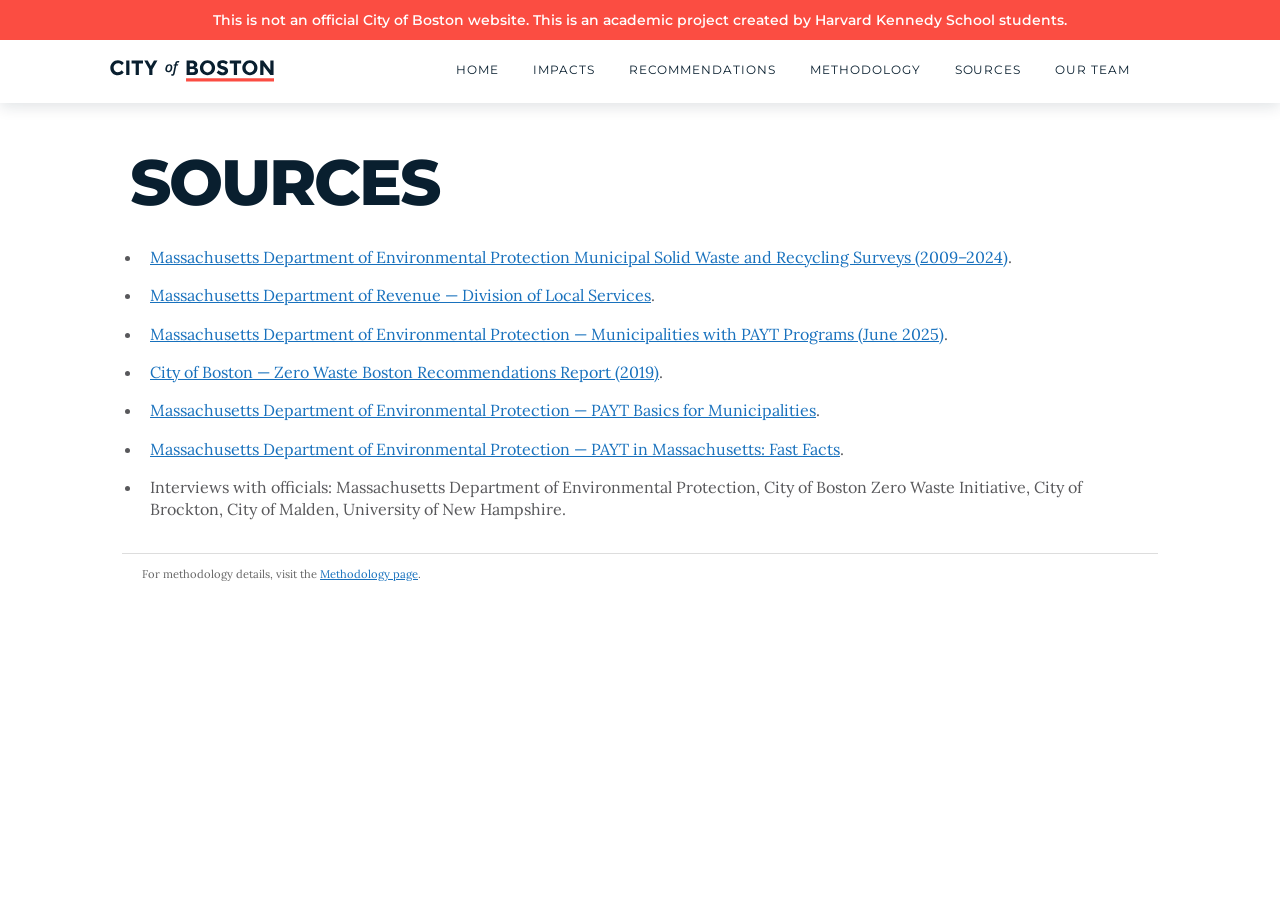
<file: sources.html>
<!DOCTYPE html>
<html>
  <head>
    <meta charset="utf-8" />
    <title>Sources — PAYT Project</title>
    <link rel="preconnect" href="https://fonts.googleapis.com">
    <link rel="preconnect" href="https://fonts.gstatic.com" crossorigin>
    <link href="https://fonts.googleapis.com/css2?family=Lora:ital,wght@0,400..700;1,400..700&family=Manrope:wght@200..800&family=Montserrat:ital,wght@0,100..900;1,100..900&display=swap" rel="stylesheet">
    <link href="styles/styles.css" rel="stylesheet" />
  </head>
  <body>
    <div class="disclaim-banner"><img src="images/logo_white_red.svg" alt="City of Boston" class="banner-logo"><span class="banner-text">This is not an official City of Boston website. This is an academic project created by Harvard Kennedy School students.</span></div>
    <header class="top-header">
      <div class="header-inner">
        <img src="images/logo.svg" alt="City of Boston" class="site-logo">
        <nav class="site-nav" role="navigation" aria-label="Primary">
          <ul class="site-nav-list">
            <li><a href="index.html">Home</a></li>
            <li><a href="impacts.html">Impacts</a></li>
            <li><a href="recommendations.html">Recommendations</a></li>
            <li><a href="method.html">Methodology</a></li>
            <li><a href="sources.html">Sources</a></li>
            <li><a href="our-team.html">Our Team</a></li>
          </ul>
        </nav>
      </div>
    </header>
    <h1>Sources</h1>

      <ul style="padding-left: 20px; margin-bottom: 24px; line-height: 1.6;">
        <li>
          <a href="https://www.mass.gov/lists/recycling-solid-waste-data-for-massachusetts-cities-towns" target="_blank" rel="noopener">Massachusetts Department of Environmental Protection Municipal Solid Waste and Recycling Surveys (2009–2024)</a>.
        </li>
        <li>
          <a href="https://dls-gw.dor.state.ma.us/reports/rdpage.aspx?rdreport=socioeconomic.population.population_main" target="_blank" rel="noopener">Massachusetts Department of Revenue — Division of Local Services</a>.
        </li>
        <li>
          <a href="https://www.mass.gov/lists/pay-as-you-throw-payt" target="_blank" rel="noopener">Massachusetts Department of Environmental Protection — Municipalities with PAYT Programs (June 2025)</a>.
        </li>
        <li>
          <a href="https://www.boston.gov/sites/default/files/imce-uploads/2019-06/zero_waste_bos_recs_final.pdf" target="_blank" rel="noopener">City of Boston — Zero Waste Boston Recommendations Report (2019)</a>.
        </li>
        <li>
          <a href="https://www.mass.gov/doc/payt-basics-for-municipalities/download" target="_blank" rel="noopener">Massachusetts Department of Environmental Protection — PAYT Basics for Municipalities</a>.
        </li>
        <li>
          <a href="https://www.mass.gov/doc/payt-in-massachusetts-fast-facts/download" target="_blank" rel="noopener">Massachusetts Department of Environmental Protection — PAYT in Massachusetts: Fast Facts</a>.
        </li>
        <li>
          Interviews with officials: Massachusetts Department of Environmental Protection, City of Boston Zero Waste Initiative, City of Brockton, City of Malden, University of New Hampshire.
        </li>
      </ul>
      <p class="footnote" style="margin-top: 8px;">For methodology details, visit the <a href="method.html">Methodology page</a>.</p>
    </section>
  <script>
    (function () {
      function setBannerHeightVar() {
        var banner = document.querySelector('.disclaim-banner');
        if (!banner) return;
        var h = banner.offsetHeight || 0;
        document.documentElement.style.setProperty('--top-banner-height', h + 'px');
      }
      window.addEventListener('load', setBannerHeightVar);
      window.addEventListener('resize', setBannerHeightVar);
      if (document.fonts && document.fonts.ready) {
        document.fonts.ready.then(setBannerHeightVar);
      }
      setTimeout(setBannerHeightVar, 120);
    })();
  <!DOCTYPE html>
  <html>
    <head>
      <meta charset="utf-8" />
      <title>Sources — PAYT Project</title>
      <link href="styles/styles.css" rel="stylesheet" />
    </head>
    <body>
      <ul style="padding-left: 20px; margin: 24px auto; max-width: 900px; line-height: 1.6;">
        <li>
          <a href="https://www.mass.gov/lists/recycling-solid-waste-data-for-massachusetts-cities-towns" target="_blank" rel="noopener">Massachusetts Department of Environmental Protection Municipal Solid Waste and Recycling Surveys (2009–2024)</a>.
        </li>
        <li>
          <a href="https://dls-gw.dor.state.ma.us/reports/rdpage.aspx?rdreport=socioeconomic.population.population_main" target="_blank" rel="noopener">Massachusetts Department of Revenue — Division of Local Services</a>.
        </li>
        <li>
          <a href="https://www.mass.gov/lists/pay-as-you-throw-payt" target="_blank" rel="noopener">Massachusetts Department of Environmental Protection — Municipalities with PAYT Programs (June 2025)</a>.
        </li>
        <li>
          <a href="https://www.boston.gov/sites/default/files/imce-uploads/2019-06/zero_waste_bos_recs_final.pdf" target="_blank" rel="noopener">City of Boston — Zero Waste Boston Recommendations Report (2019)</a>.
        </li>
        <li>
          <a href="https://www.mass.gov/doc/payt-basics-for-municipalities/download" target="_blank" rel="noopener">Massachusetts Department of Environmental Protection — PAYT Basics for Municipalities</a>.
        </li>
        <li>
          <a href="https://www.mass.gov/doc/payt-in-massachusetts-fast-facts/download" target="_blank" rel="noopener">Massachusetts Department of Environmental Protection — PAYT in Massachusetts: Fast Facts</a>.
        </li>
        <li>
          Interviews with officials: Massachusetts Department of Environmental Protection, City of Boston Zero Waste Initiative, City of Brockton, City of Malden, University of New Hampshire.
        </li>
      </ul>
    </body>
  </html>
</file>
<file: styles/styles.css>
:root {
  --font-body: "Lora", Georgia, "Times New Roman", serif;
  --font-heading: "Montserrat", system-ui, -apple-system, "Segoe UI", Roboto, "Helvetica Neue", Arial, sans-serif;
  --body-font-size: 16px;
  --body-line-height: 1.6;
  /* Boston.gov brand colors (from brand guidelines) */
  --charles-blue: #091F2F; /* dark Charles Blue */
  --optimistic-blue: #1871BD; /* bright link/button blue */
  --freedom-red: #FB4D42; /* Freedom Trail Red */
  --support-blue-1: #061622;
  --support-blue-2: #0C2639;
  --support-blue-3: #45789C;
  --support-blue-4: #51ACFF;
  --support-gray-1: #58585B; /* body copy gray */
  --support-gray-2: #D2D2D2;
  --support-gray-3: #E0E0E0;
  --support-gray-4: #F2F2F2;

  --body-color: var(--support-gray-1);
  --brand-navy: var(--charles-blue);
  --top-banner-height: 39px; /* tiny bump to better match screenshot */
  --header-height: 64px; /* height reserved for the white menu bar */
  --site-top-height: calc(var(--top-banner-height) + var(--header-height));
  --heading-color: var(--brand-navy);
}

/* Make general hyperlinks use optimistic blue by default. Specific contexts
   (e.g. the disclaimer banner) override this where needed. */
a, a:link, a:visited {
  color: var(--optimistic-blue);
}

/* Hover/focus state for all links (preserve disclaimer overrides via specificity) */
a:hover, a:focus {
  color: var(--freedom-red);
}

html {
  /* base font-size for rem calculations */
  font-size: 16px;
}

/* Use border-box everywhere so width calculations include padding/border
   — prevents 100% width elements plus padding from overflowing flex items */
*, *::before, *::after {
  box-sizing: border-box;
}

body {
  /* reserve space at the top for the fixed banner + header across all pages */
  padding-top: calc(24px + var(--site-top-height));
  /* side gutters: min = 32px, max = 48px — increased so text isn't cramped */
  padding-right: clamp(32px, 1.0vw, 48px);
  padding-bottom: 20px;
  padding-left: clamp(32px, 1.0vw, 48px);
  box-sizing: border-box;
  /* widen content area so edges are nearer the viewport */
  max-width: 1100px;
  margin: 0 auto;
  font-family: var(--font-body);
  font-size: var(--body-font-size);
  line-height: var(--body-line-height);
  color: var(--body-color);
}

/* Keep gutters roomier on medium/smaller desktop windows where clamp() may
   shrink the visible spacing — increase padding when viewport is <= 1200px */
@media (max-width: 1200px) {
  body {
    padding-left: 48px;
    padding-right: 48px;
  }
}

/* On small/mobile viewports use a slightly smaller but comfortable gutter */
@media (max-width: 600px) {
  body {
    padding-left: 24px;
    padding-right: 24px;
  }
}

:root {
  /* Vertical space to subtract from 100vh to account for banners/header above the section */
  --stats-top-offset: 140px; /* adjust if headers/banners change size */
  --section-gap: 2.5rem; /* vertical space used between stats rows and method banners */
  --list-gap: 0.5rem; /* vertical spacing between list items — tweak this to make bullets tighter/looser */
}

h1 {
  margin: 18px 0 18px 0; /* tiny increase below h1 */
  padding: 6px 8px;
  text-align: left;
  text-transform: uppercase;
  font-family: var(--font-heading);
  font-weight: 800;
  color: var(--heading-color);
  letter-spacing: -0.03em;
  line-height: 0.98;
  text-rendering: optimizeLegibility;
  -webkit-font-smoothing: antialiased;
  /* responsive size: match Boston hero scale */
  font-size: clamp(28px, 5.5vw, 64px);
}

 h2 {
  margin: 24px 0 18px;
  padding: 0 8px 0 8px;
  /* slightly smaller responsive h2 scale to match target page */
  font-size: clamp(18px, 2.6vw, 28px);
  text-align: left;
  font-family: var(--font-heading);
  font-weight: 700;
  text-transform: uppercase;
  color: var(--heading-color);
  border-bottom: 3px solid var(--charles-blue);
}

h3 {
  margin: 0 0 8px;
  padding: 0 8px;
  text-align: left;
  font-family: var(--font-heading);
  font-weight: 700;
}

h4 {
  margin: 0 0 8px;
  padding: 0 8px;
  text-align: left;
  font-family: var(--font-heading);
  font-weight: 700;
}

/* Headings inside "team-member" cards are handled by .team-member h2 below */

h3 {
  margin: 0 0 8px;
  padding: 0 8px;
  text-align: left;
  color: rgb(176, 0, 0);
  display: flex;
  align-items: center;
  gap: 12px;
}

h4 {
  margin: 0 0 8px;
  padding: 0 8px;
  text-align: left;
}

/* Body copy (paragraphs, captions, list text) */
p, li, figcaption {
  font-family: var(--font-body);
  font-size: var(--body-font-size);
  line-height: var(--body-line-height);
  color: #58585B; /* unified body paragraph color */
  margin: 0 0 1rem;
  padding: 0 8px;
}

/* Intro text styling - italicized text under h1 with line underneath */
p.intro-text {
  font-style: italic;
  font-size: clamp(var(--body-font-size), 3.2vw, 24px);
  padding: 0 8px 1rem 8px;
  line-height: 2; /* increased for improved readability */
  color: var(--heading-color);
  margin-bottom: 1rem;
}

/* Decorative squiggly divider used between intro text and the first h2 */
.squiggle {
  /* Align the squiggle pattern with the site's left/right gutters so it
     visually lines up with body text. Use the same gutter values and media
     overrides so the offsets match exactly. */
  display: block;
  width: 100%;
  max-width: 1100px; /* same content width as body */
  margin: 1rem auto 20px; /* center within the content column; increased bottom gap */
  /* make the visual divider shorter to match the reference */
  height: 12px;
  box-sizing: border-box;
  /* create matching left/right padding equal to the body's gutters so the
     tiled SVG starts exactly where the text content begins */
  padding-left: clamp(32px, 1.0vw, 48px);
  padding-right: clamp(32px, 1.0vw, 48px);
  background-image: url("../images/squiggle.svg");
  background-repeat: repeat-x;
  background-position: left center;
  /* make each tile narrow so the squiggle has many bumps across the content width */
  background-size: 28px 100%;
}

/* Match the body gutter overrides so the squiggle padding remains identical */
@media (max-width: 1200px) {
  .squiggle {
    padding-left: 48px;
    padding-right: 48px;
  }
}

@media (max-width: 600px) {
  .squiggle {
    padding-left: 24px;
    padding-right: 24px;
  }
}

/* General list reset to reduce large default browser spacing */
ul {
  margin: 0 0 0 0;
  padding-left: 20px;
}

/* Use a variable for list spacing so we can tweak it globally */
li {
  margin: 0;
  padding-block: var(--list-gap);
  line-height: 1.4;
}

/* Remove default paragraph margins inside list items so spacing is consistent */
li > p {
  margin: 0;
}

/* Tighten nested list spacing and remove extra block padding at the start */
ul ul {
  padding-left: 1rem;
  margin: 0;
  padding-block-start: 0;
  padding-block-end: 0;
}

/* Use smaller padding for nested list items so their rhythm matches top-level lists */
ul ul li {
  padding-block: calc(var(--list-gap) * 0.5); /* nested items are 50% of top-level gap */
}

/* MAIN PAGE STYLES*/
.stats-row {
  display: flex;
  /* reduce vertical spacing between rows while keeping horizontal gap */
  gap: 1.5rem; /* row-gap column-gap */
  flex-wrap: wrap;
  justify-content: flex-start;
  padding: 8px 0;
  box-sizing: border-box;
  margin-bottom: 16px;
  align-items: stretch;

}

/* Centered two-up row: center the row and make two cards split the width */
.stats-row.centered {
  justify-content: center;
  gap: 1.5rem;
}
.stats-row.centered .stat-card {
  flex: 0 1 calc(50% - 0.75rem); /* two cards, accounting for gap */
  max-width: calc(50% - 0.75rem);
}

/* Full-page stats section: top-align content and fill viewport (account for header) */
.stats-fullpage{
  min-height: calc(100vh - var(--stats-top-offset));
  width: 100%;                /* full width */
  display: flex;
  flex-direction: column;
  justify-content: flex-start; /* top-align content */
  align-items: stretch;        /* let children stretch full width */
  padding-top: 10px;

} 

/* Let rows span the section width */
.stats-fullpage .stats-row{
  width: 100%;
  max-width: none;             /* remove the cap */
  display: flex;               /* ensure flex is actually on */
  justify-content: center;
  gap: 1.5rem;
  flex-wrap: wrap;             /* important for smaller screens */
}
/* three-up row: evenly split three cards */
.stats-fullpage .stats-row.three-up .stat-card {
  flex: 0 1 calc(33.333% - 1rem);
  max-width: calc(33.333% - 1rem);
}

/* Mobile: stack centered/two-up rows into single column */
@media (max-width: 700px) {
  .stats-row.centered .stat-card,
  .stats-fullpage .stats-row.three-up .stat-card {
    flex: 1 1 100%;
    max-width: 100%;
  }

  .stats-fullpage {
    /* account for taller header area on small screens */
    min-height: calc(100vh - 180px);
    padding: 12px;
    margin-bottom: 10px;
  }

}

.stat-card {
  flex: 1 1 30%;
  display: flex;
  flex-direction: column;
  align-items: center;
  justify-content: center;
  box-sizing: border-box;
  border: 2px solid var(--support-gray-2);
  background: #ffffff;
  padding: 18px;
  border-radius: 8px;
  flex: 1 1 320px;
  min-width: 220px;

}

.stat-card .number {
  font-size: 24px;
  font-weight: 700;
  color: var(--optimistic-blue);
  text-align: center;
  padding: 4px 0 0;
}

.stat-card .label {
  font-size: 16px;
  color: var(--brand-navy);
  text-align: center;
  /* add vertical padding so labels have more breathing room inside the card */
  padding: 6px 0;
}

/* Back link spacing: remove default paragraph top margin so link sits closer to cards */
.back-link {
  margin: 0 20px 12px;
  padding: 0 20px;
}

/* Top banner: simple, full-width within body (no viewport trick) */
/* Top banner: simple, full-width within body (no viewport trick) */
.disclaim-banner {
  /* pinned full-bleed top bar */
  position: fixed;
  top: 0;
  left: 0;
  right: 0;
  background: var(--freedom-red);
  color: #ffffff;
  text-align: center;
  min-height: 40px;
  padding: 8px 12px;
  box-sizing: border-box;
  font-family: var(--font-heading);
  font-weight: 550;
  font-size: 14px; /* keep banner text size */
  z-index: 9999;
  width: 100%;
  line-height: normal;
  display: flex;
  align-items: center;
  justify-content: center;
}

/* Ensure any leftover images inside the disclaimer are hidden */
.disclaim-banner img {
  display: none !important;
  width: auto;
  height: auto;
}

/* Logo inside the top banner */
/* banner logo styles removed (logo image no longer used) */

.disclaim-banner .banner-text {
  /* allow text to wrap and unwrap naturally */
}

/* Media query: increase line-height when text wraps to multiple lines */
@media (max-width: 768px) {
  .disclaim-banner .banner-text {
    line-height: 1.8;
  }
}

/* Main header (white menu bar) placed below the top banner */
.top-header {
  width: 100%;
  background: #ffffff;
  position: fixed;
  top: var(--top-banner-height);
  height: var(--header-height);
  z-index: 9998;
  left: 0;
  right: 0;
  /* subtle shadow to match screenshot */
  box-shadow: 0 4px 14px rgba(9,31,47,0.12) !important;
}

/* The header's top position is controlled via JavaScript which tracks the banner's
   actual height so it will sit flush beneath the banner even when the banner wraps. */
.top-header .header-inner {
  max-width: 1100px;
  margin: 0 auto;
  display: flex;
  align-items: center;
  justify-content: space-between;
  padding: 0 20px;
  height: 100%;
  box-sizing: border-box;
}

/* Ensure the menu bar uses Montserrat regular */
.top-header,
.top-header .header-inner,
.site-nav-list li a {
  font-family: var(--font-heading);
  font-weight: 400;
}
.site-logo {
  height: 22px;
  width: auto;
  display: block;
  border-radius: 0;
  overflow: visible;
}
.site-nav-list {
  list-style: none;
  display: flex;
  gap: 8px;
  margin: 0;
  padding: 0;
  align-items: center; /* vertically center nav items */
  height: var(--header-height);
}
.site-nav-list li a {
  display: flex;
  align-items: center;
  justify-content: center;
  height: 100%; /* fill the nav list so vertical centering matches header */
  box-sizing: border-box;
  padding: 0 6px; /* horizontal spacing between items */
  font-family: var(--font-heading);
  font-weight: 400; /* Montserrat Regular */
  text-transform: uppercase;
  color: var(--brand-navy);
  text-decoration: none;
  letter-spacing: 0.08em;
  font-size: 12px; /* match .disclaim-banner font-size */
  /* downward nudge to position labels closer to the header bottom shadow */
  transform: translateY(12px);
}

/* Hide the full menu when the viewport narrows to prevent wrapping of items.
   Adjust the breakpoint (780px) if your nav starts wrapping at a different width. */
/* Hide navigation only at very small widths to avoid wrapping.
   Change the max-width value if you want the menu to disappear earlier/later. */
@media (max-width: 900px) {
  .site-nav-list {
    display: none !important;
  }
}
.site-nav-list li a:hover {
  text-decoration: none;
  color: var(--freedom-red);
}

.sectionbanner {
  background: var(--freedom-red);
  color: #ffffff;
  text-align: left;
  display: flex;
  align-items: center;
  gap: 10px;
  /* make banner text more prominent */
  font-size: 16px;
  /* match Boston headings: heading font, weight and uppercase spacing */
  font-family: var(--font-heading);
  font-weight: 700;
  text-transform: uppercase;
  letter-spacing: 0.08em;
  /* add vertical spacing between banners */
  margin-top: 24px;
  margin-bottom: 12px;
  padding: 10px 18px 10px 14px;
  border-radius: 4px;
  width: 100%;
  box-sizing: border-box;
  font-weight: 600;
}

.sectionbanner .banner-badge {
  display: inline-flex;
  align-items: center;
  justify-content: center;
  width: 28px;
  height: 28px;
  border-radius: 50%;
  background: var(--brand-navy);
  color: #ffffff;
  font-family: var(--font-heading);
  font-weight: 700;
  font-size: 14px;
  flex-shrink: 0;
}

/* Mini inline badge for use in paragraph text */
.mini-badge {
  display: inline-flex;
  align-items: center;
  justify-content: center;
  width: 18px;
  height: 18px;
  border-radius: 50%;
  background: var(--brand-navy);
  color: #ffffff;
  font-family: var(--font-heading);
  font-weight: 700;
  font-size: 10px;
  vertical-align: middle;
  margin: 0 2px;
}

/* Badge list - remove bullet points and use badges as markers */
.badge-list {
  list-style: none;
  margin: 8px 0 16px 0;
  padding-left: 8px;
}

.badge-list li {
  margin: 0;
  padding: 4px 0;
  line-height: 1.5;
}

/* Small inline section note used near figures (not the global top banner) */
.section-note {
  background: transparent;
  color: var(--body-color);
  text-align: left;
  padding: 8px 0;
  width: 100%;
  box-sizing: border-box;
  font-weight: 600;
  font-family: var(--font-heading);
}

/* Banner link color */
.disclaim-banner a {
  color: #ffffff;
  text-decoration: underline;
}

.disclaim-banner a:hover,
.disclaim-banner a:focus {
  color: #fff9e6;
  text-decoration: none;
}
/* METHODOLOGY BANNER STYLES */
/* Collapsible thin methodology banner under cards */
.method-banner {
  width: 100%;
  box-sizing: border-box;
  padding-bottom: 12px;
  margin-top: calc(var(--section-gap) - 0.5rem);
  margin-bottom: 0;
  font-size: 15px;
}

/* If a method-banner sits inside a .stats-row, the row gap should control spacing instead */
.stats-row .method-banner {
  margin-top: 0;
}

.method-toggle {
  appearance: none;
  -webkit-appearance: none;
  background: #ffffff;
  border: 2px solid var(--support-gray-2);
  color: var(--brand-navy);
  display: flex;
  align-items: center;
  justify-content: space-between;
  width: 100%;
  padding: 16px 16px;
  font-weight: 700;
  font-size: 16px;
  font-family: var(--font-heading);
  text-transform: uppercase;
  letter-spacing: 0.5px;
  cursor: pointer;
  border-radius: 4px;
  transition: all 0.2s ease;
}

.method-toggle:hover {
  border-color: var(--brand-blue);
  box-shadow: 0 2px 6px rgba(0, 0, 0, 0.08);
}

.method-toggle[aria-expanded="true"] {
  background: var(--support-gray-4);
  border-color: var(--brand-blue);
}

.method-content {
  overflow: hidden;
  max-height: 0;
  transition: max-height 0.3s ease, padding 0.3s ease;
  background: #ffffff;
  border-left: 2px solid var(--support-gray-2);
  border-right: 2px solid var(--support-gray-2);
  border-bottom: 2px solid var(--support-gray-2);
  border-radius: 0 0 4px 4px;
  padding: 0;
}

.method-content.open {
  padding: 24px;
  max-height: 1000px;
}

.chev {
  margin-left: 12px;
  transition: transform 0.3s ease;
  font-size: 18px;
}

.method-toggle[aria-expanded="true"] .chev {
  transform: rotate(180deg);
}

/* OUR TEAM PAGE STYLES */
/* center names (h2) */
.team-member h2 {
  display: block;
  text-align: center;
  width: 100%; /* full width so text is clearly centered */
  margin: 12px 0;
  font-size: 24px;
  margin-bottom: 24px;
  /* allow long names to wrap instead of overflowing */
  white-space: normal;
  overflow-wrap: anywhere;
  word-break: break-word;
}

/* Force first and last name onto separate lines and keep the underline */
.team-member h2 .first,
.team-member h2 .last {
  display: block;
  line-height: 1;
}

.team-member h2 { /* ensure underline appears directly under the name block */
  border-bottom: 3px solid var(--charles-blue);
  padding-bottom: 6px; /* small gap between text and underline to match Brandon */
}

/* allows image to be responsive to the "card" size when screen size changes! */
img {
  max-width: 100%;
  display: block;
  border-radius: 12px;
}

/* Layout of the cards */
.team-row {
  display: flex;
  gap: 20px;
  flex-wrap: wrap;
  justify-content: space-between;
  align-items: stretch;
  padding: 0 20px 8px; /* reduced bottom padding */
  box-sizing: border-box;
}

/* Each member is a vertical card (base rules) */
.team-member {
  display: flex;
  flex-direction: column;
  box-sizing: border-box;
}

/* Ensure images fill card width and don't stretch height */
.team-member {
  /* Use explicit column math so each card keeps the same width when rows wrap */
  flex: 0 1 calc((100% - 40px) / 3); /* three-up layout accounting for 2 gaps of 20px */
  max-width: calc((100% - 40px) / 3);
  display: flex;
  flex-direction: column;
  box-sizing: border-box;
  border: 1px solid #ddd;
  background: #1772be;
  /* prevent any child text from overflowing the card */
  white-space: normal;
  overflow-wrap: anywhere;
  word-break: break-word;
}

/* Paragraphs inside team cards */
.team-member p {
  line-height: var(--body-line-height);
  color: #F2F2F2;
  text-align: left;
  padding: 12px 20px;
  /* ensure paragraph text wraps inside the card */
  white-space: normal;
  overflow-wrap: anywhere;
  word-break: break-word;
}

/* Push email to bottom so cards align visually */
.team-member .email {
  margin-top: auto;
  font-family: var(--font-heading);
  font-weight: 700;
  text-transform: uppercase;
  letter-spacing: 0.04em;
  color: #F2F2F2;
  font-size: 0.68rem; /* slightly larger so email is more readable */
  /* allow wrapping so emails always stay inside the card */
  white-space: normal;
  overflow-wrap: anywhere;
  word-break: break-word;
  letter-spacing: 0.02em;
  max-width: 100%;
  box-sizing: border-box;
    /* allow email height to size naturally so other emails move up when
      one wraps to multiple lines (remove fixed min-height) */
    line-height: 1.1;
}

/* Make very small screens use a smaller email size to avoid overflow */
@media (max-width: 420px) {
  .team-member .email {
    font-size: 0.60rem;
    letter-spacing: 0.01em;
  }
}

/* Make all text inside team member boxes the same light color */
.team-member,
.team-member h2,
.team-member h2 .first,
.team-member h2 .last,
.team-member p,
.team-member .email,
.team-member a {
  color: #F2F2F2;
}

/* Small-screen adjustments */
@media (max-width: 900px) {
  .team-member {
    flex: 0 1 calc((100% - 20px) / 2); /* two-up layout accounting for 1 gap */
    max-width: calc((100% - 20px) / 2);
  }
}

@media (max-width: 600px) {
  .team-row { padding: 0 12px; }
  .team-member {
    flex: 0 1 100%;
    max-width: 100%;
  }
}

.photo {
  width: 60%;
  aspect-ratio: 1/1;
  overflow: hidden;
  margin: 0 auto 12px;
}

.photo img {
  display: block;
  width: 100%;
  height: 100%;
  object-fit: cover;
  object-position: center center; /* center focal point by default */
  border-radius: 0; /* ensure photos inside .photo container are square */
}
.asteric {
    font-size: 0.85em; /* smaller than .label */
    line-height: 1.2;
    padding: 0 0 0;
    text-align: left;
    align-self: flex-start;
    width: 100%;
}

/* Two-column layout with vertical divider separator */
.two-column-divider {
  display: flex;
  width: 100%;
  max-width: 1100px;
  margin: 0 auto 20px;
  padding: 0;
  box-sizing: border-box;
  gap: 0;
  align-items: stretch; /* stretch so divider line goes full height */
}

.column-left,
.column-right {
  flex: 1;
  padding: 20px;
  box-sizing: border-box;
  display: flex;
  flex-direction: column;
  justify-content: center;
  align-items: center;
  text-align: center;
}

.divider-line {
  width: 2px;
  background-color: #ddd;
  flex-shrink: 0;
  margin: 0;
}

.column-image {
  width: 80px;
  height: 80px;
  margin-top: 0;
  border-radius: 8px;
  object-fit: contain;
  flex-shrink: 0;
}

.large-text {
  font-size: 2.5rem;
  font-weight: 600;
  line-height: 1.4;
  color: #333;
  padding: 20px 0;
  text-align: center;
}

.footnote {
  font-size: 0.7rem;
  font-weight: normal;
  text-align: left;
  padding: 8px 20px 20px 20px;
  color: #666;
  margin-top: 12px;
  border-top: 1px solid #ddd;
  padding-top: 12px;
}

/* Graph / Chart container and image styles */
.graph-container {
  width: 100%;
  max-width: 1100px; /* matches stats content width */
  margin: 0 auto;
  display: flex;
  justify-content: center;
  align-items: center;
  padding: 12px 0;
  box-sizing: border-box;
}
.graph-figure {
  margin: 0;
  width: 100%;
}
#d3-graph {
  width: 100%;
  display: flex;
  justify-content: center;
}
#d3-graph svg {
  max-width: 100%;
  height: auto;
}
.graph-figure figcaption {
  margin-top: 24px;
  text-align: center;
  font-size: 0.6rem;
  color: #333;
}

@media (max-width: 700px) {
  .graph-img {
    max-height: 320px;
  }
}

/* Top site navigation: simple, compact bar matching Boston style rhythm */
.site-nav {
  display: flex;
  justify-content: flex-end;
  background: #ffffff;
  border-bottom: none;
  padding: 12px 20px;
  margin-bottom: 26px;
  box-sizing: border-box;
}
.site-nav-list {
  list-style: none;
  display: flex;
  gap: 6px; /* tightened spacing */
  margin: 0;
  padding: 0 6px;
  align-items: center;
  font-family: 'Montserrat', sans-serif;
  font-weight: 700; /* Montserrat Bold */
  text-transform: uppercase;
  letter-spacing: 0.12em;
  font-size: 12px;
}

/* Ensure links explicitly use the sans-serif Montserrat to override inheritance */
.site-nav-list a {
  font-family: 'Montserrat', sans-serif;
  font-weight: 700;
  line-height: 1;
  padding: 0 6px;
}

/* (removed vertical squash transform — nav uses natural font metrics) */
.site-nav-list li { margin: 0; }
.site-nav-list a {
  color: var(--optimistic-blue);
  text-decoration: none;
  padding: 0 6px;
}

/* Ensure nav labels are vertically centered across page layouts */
.site-nav-list a {
  /* use normal inline layout for nav links */
  display: inline-block;
  padding: 6px 8px;
}
.site-nav-list a:hover,
.site-nav-list a:focus {
  text-decoration: none;
  color: var(--freedom-red);
}

@media (max-width: 600px) {
  .site-nav { padding: 10px 0; }
  .site-nav-list { gap: 14px; font-size: 12px; }
}

/* Mobile: center nav on small screens */
@media (max-width: 700px) {
  .site-nav { justify-content: center; }
}

.impact-compare {
  display: grid;
  grid-template-columns: repeat(auto-fit, minmax(320px, 1fr));
  gap: 24px;
  align-items: stretch;
  margin: 10px 0 10px;
}

.impact-column {
  display: flex;
  flex-direction: column;
  gap: 12px;
}

.impact-compare .sectionbanner {
  margin-bottom: 0; /* keep banner and cards tightly stacked */
}

.impact-compare .stat-blocks {
  margin: 10px 0 10px; /* cap space under banner at ~10px */
  padding: 0; /* remove padding so cards extend to match banner width */
  flex: 1;
  display: flex;
  flex-direction: column;
}

.impact-compare .stat-blocks.stack {
  display: flex;
  flex-direction: column;
  gap: 16px;
}

.impact-compare .stat-blocks.stack .stat-block {
  display: flex;
  flex-direction: column;
  flex: 1;
  min-height: 144px;
  padding: 16px 16px 16px 16px;
}

.impact-compare .stat-blocks.stack .stat-block > *:last-child {
  margin-bottom: 0;
}

/* Stat Blocks - Boston.gov style card layout */
.stat-blocks {
  display: grid;
  grid-template-columns: 1fr 1fr;
  gap: 24px;
  margin: 40px 0;
  max-width: 1200px;
  margin-left: auto;
  margin-right: auto;
  padding: 0 20px;
}

.stat-blocks.stack {
  grid-template-columns: 1fr;
}

.stat-block {
  background: #ffffff;
  border: 1px solid #ddd;
  border-radius: 4px;
  padding: 24px;
  transition: box-shadow 0.2s ease, border-color 0.2s ease;
}

.stat-block:nth-child(5) {
  grid-column: 1 / -1;
  width: 50%;
  margin: 0 auto;
}

.stat-block:hover {
  box-shadow: 0 2px 8px rgba(0, 0, 0, 0.1);
  border-color: var(--brand-blue);
}

.block-title {
  font-size: 20px;
  font-weight: 700;
  color: var(--brand-navy);
  margin: 0 0 6px 0;
  font-family: var(--font-heading);
  text-transform: uppercase;
  text-decoration: none;
  line-height: 1.2;
}

.block-reduction {
  font-size: 18px;
  color: var(--optimistic-blue);
  margin: 6px 0;
  font-weight: 500;
  line-height: 1.3;
}

.reduction-percent {
  font-weight: 700;
  font-size: 20px;
}

.block-description {
  font-size: 14px;
  color: #666;
  margin: 6px 0 0 0;
  line-height: 1.3;
}

/* Ensure nav is hidden on small screens even if earlier rules re-enable it */
@media (max-width: 480px) {
  .site-nav-list {
    display: none !important;
  }
}
</file>
<file: our-team/styles/styles.css>
html {
  /* setting font & font size */
  font-size: 16px;
  font-family: "Raleway", sans-serif;
}

body {
  padding: 4px;
  box-sizing: border-box;
}

:root {
  /* Vertical space to subtract from 100vh to account for banners/header above the section */
  --stats-top-offset: 140px; /* adjust if headers/banners change size */
  --section-gap: 2rem; /* vertical space used between stats rows and method banners */
  --list-gap: 0.25rem; /* vertical spacing between list items — tweak this to make bullets tighter/looser */
}

h1 {
  margin: 0;
  padding: 30px 10px;
  color: darkolivegreen;
  text-shadow: 3px 3px 1px navajowhite;
  font-size: 40px;
  text-align: center;
}

/* Headings inside "team-member" cards, h2 = our names */
h2 {
  margin: 0 0 8px;
  padding: 0 8px;
  font-size: 24px;
  text-align: left;
}

h3 {
  margin: 0 0 8px;
  padding: 0 8px;
  text-align: left;
  color: rgb(176, 0, 0);
  text-decoration: underline;
}

h4 {
  margin: 0 0 8px;
  padding: 0 8px;
  text-align: left;
}

/* General list reset to reduce large default browser spacing */
ul {
  margin: 0 0 0 0;
  padding-left: 20px;
}

/* Use a variable for list spacing so we can tweak it globally */
li {
  margin: 0;
  padding-block: var(--list-gap);
  line-height: 1.4;
}

/* Remove default paragraph margins inside list items so spacing is consistent */
li > p {
  margin: 0;
}

/* Tighten nested list spacing and remove extra block padding at the start */
ul ul {
  padding-left: 1rem;
  margin: 0;
  padding-block-start: 0;
  padding-block-end: 0;
}

/* Use smaller padding for nested list items so their rhythm matches top-level lists */
ul ul li {
  padding-block: calc(var(--list-gap) * 0.5); /* nested items are 50% of top-level gap */
}

/* MAIN PAGE STYLES*/
.stats-row {
  display: flex;
  /* reduce vertical spacing between rows while keeping horizontal gap */
  gap: 1.5rem; /* row-gap column-gap */
  flex-wrap: wrap;
  justify-content: flex-start;
  padding: 8px;
  box-sizing: border-box;
  margin-bottom: 4px;
  align-items: stretch;

}

/* Centered two-up row: center the row and make two cards split the width */
.stats-row.centered {
  justify-content: center;
  gap: 1.5rem;
}
.stats-row.centered .stat-card {
  flex: 0 1 calc(50% - 0.75rem); /* two cards, accounting for gap */
  max-width: calc(50% - 0.75rem);
}

/* Full-page stats section: top-align content and fill viewport (account for header) */
.stats-fullpage{
  min-height: calc(100vh - var(--stats-top-offset));
  width: 100%;                /* full width */
  display: flex;
  flex-direction: column;
  justify-content: flex-start; /* top-align content */
  align-items: stretch;        /* let children stretch full width */
  padding-top: 10px;

} 

/* Let rows span the section width */
.stats-fullpage .stats-row{
  width: 100%;
  max-width: none;             /* remove the cap */
  display: flex;               /* ensure flex is actually on */
  justify-content: center;
  gap: 1.5rem;
  flex-wrap: wrap;             /* important for smaller screens */
}
/* three-up row: evenly split three cards */
.stats-fullpage .stats-row.three-up .stat-card {
  flex: 0 1 calc(33.333% - 1rem);
  max-width: calc(33.333% - 1rem);
}

/* Mobile: stack centered/two-up rows into single column */
@media (max-width: 700px) {
  .stats-row.centered .stat-card,
  .stats-fullpage .stats-row.three-up .stat-card {
    flex: 1 1 100%;
    max-width: 100%;
  }

  .stats-fullpage {
    /* account for taller header area on small screens */
    min-height: calc(100vh - 180px);
    padding: 12px;
  }
  margin-bottom: 10px;
}

.stat-card {
  flex: 1 1 30%;
  display: flex;
  flex-direction: column;
  align-items: center;
  justify-content: center;
  box-sizing: border-box;
  border: 2px solid #ddd;
  background: #fff;
  padding: 10px;
  border-radius: 8px;
  flex: 1 1 320px;
  min-width: 220px;

}

.stat-card .number {
  font-size: 25px;
  font-weight: 700;
  color: darkolivegreen;
  text-align: center;
  padding: 4px 0 0;
}

.stat-card .label {
  font-size: 18px;
  color: #000000;
  text-align: center;
  /* add vertical padding so labels have more breathing room inside the card */
  padding: 6px 0;
}

/* Back link spacing: remove default paragraph top margin so link sits closer to cards */
.back-link {
  margin: 0 20px 12px;
  padding: 0 20px;
}

/* Top banner: simple, full-width within body (no viewport trick) */
.disclaim-banner {
  background: darkolivegreen;
  color: #ffffff;
  text-align: left;
  padding: 8px 10px;
  width: 100%;
  box-sizing: border-box;
  font-weight: 600;
}

.sectionbanner {
  background: #A51C30;
  color: #ffffff;
  text-align: left;
  /* make banner text more prominent */
  font-size: 18px;
  /* add vertical spacing between banners */
  margin-top: 10px;
  margin-bottom: 10px;
  padding: 8px 10px;
  width: 100%;
  box-sizing: border-box;
  font-weight: 600;
}

/* Banner link color */
.disclaim-banner a {
  color: navajowhite;
  text-decoration: underline;
}

.disclaim-banner a:hover,
.disclaim-banner a:focus {
  color: #fff9e6;
  text-decoration: none;
}
/* METHODOLOGY BANNER STYLES */
/* Collapsible thin methodology banner under cards */
.method-banner {
  width: 100%;
  box-sizing: border-box;
  padding-bottom: 12px;
  margin-top: var(--section-gap);
  margin-bottom: 0;
  font-size: 15px;
}

/* If a method-banner sits inside a .stats-row, the row gap should control spacing instead */
.stats-row .method-banner {
  margin-top: 0;
}

.method-toggle {
  appearance: none;
  -webkit-appearance: none;
  background: #f5f5f5;
  border: 1px solid #ddd;
  color: #333;
  display: flex;
  align-items: center;
  justify-content: space-between;
  width: 100%;
  padding: 4px 8px;
  font-weight: 700;
  cursor: pointer;
  border-radius: 6px;
}

.method-content {
  overflow: hidden;
  max-height: 0;
  transition: max-height 0.28s ease, padding 0.28s ease;
  background: #ffffff;
  border-left: 1px solid #eee;
  border-right: 1px solid #eee;
  border-bottom: 1px solid #eee;
  border-radius: 0 0 6px 6px;
  padding: 0; /* no padding when collapsed to avoid reserved space */
}

.method-content.open {
  padding: 12px;
  max-height: 480px; /* generous limit for content */
}

.chev {
  margin-left: 8px;
  transition: transform 0.25s ease;
}

.method-toggle[aria-expanded="true"] .chev {
  transform: rotate(180deg);
}

/* OUR TEAM PAGE STYLES */
/* center names (h2) */
.team-member h2 {
  display: block;
  text-align: center;
  width: 100%; /* full width so text is clearly centered */
  margin: 12px 0;
  font-size: 24px;
}

/* allows image to be responsive to the "card" size when screen size changes! */
img {
  max-width: 100%;
  display: block;
  border-radius: 12px;
}

/* Layout of the cards */
.team-row {
  display: flex;
  gap: 20px;
  flex-wrap: wrap;
  justify-content: space-between;
  align-items: stretch;
  padding: 0 20px 8px; /* reduced bottom padding */
  box-sizing: border-box;
}

/* Each member is a vertical card, equal height */
.team-member {
  flex: 1 1 30%;
  min-width: 260px;
  display: flex;
  flex-direction: column;
  box-sizing: border-box;
  border: 1px solid #ddd;
  background: #fff;
}

/* Ensure images fill card width and don't stretch height */
.team-member img {
  display: block;
  width: 100%;
  height: auto;
  object-fit: cover;
  margin: 0;
}

/* Card content spacing */
.team-member p {
  margin: 0 0 12px;
  font-size: 16px;
  line-height: 1.5;
  color: #111;
  text-align: left;
  padding: 12px 20px;
}

/* Push email to bottom so cards align visually */
.team-member .email {
  margin-top: auto;
  font-weight: 600;
  color: darkolivegreen;
}

/* Small-screen adjustments */
@media (max-width: 900px) {
  .team-member { flex: 1 1 45%; }
}

@media (max-width: 600px) {
  .team-row { padding: 0 12px; }
  .team-member { flex: 1 1 100%; }
}

.photo {
  width: 60%;
  aspect-ratio: 1/1;
  overflow: hidden;
  margin: 0 auto 12px;
}

/* Brandon-specific photo offset */
.team-member.brandon .photo {
  margin-top: 18px;
}

.photo img {
  display: block;
  width: 100%;
  height: 100%;
  object-fit: cover;
  object-position: center center; /* center focal point by default */
}

/* Brandon-specific image focal-point so his head isn't cropped */
.team-member.brandon .photo img {
  object-position: center 18%; /* nudge image down to reveal head */
}
.asteric {
    font-size: 0.85em; /* smaller than .label */
    line-height: 1.2;
    padding: 4px 0 0;

}

/* Graph / Chart container and image styles */
.graph-container {
  width: 100%;
  max-width: 1100px; /* matches stats content width */
  margin: 0 auto;
  display: flex;
  justify-content: center;
  align-items: center;
  padding: 12px 0;
  box-sizing: border-box;
}
.graph-figure {
  margin: 0;
  width: 100%;
}
.graph-img {
  width: 100%;
  height: auto;
  max-height: 480px;
  object-fit: contain;
  display: block;
  border-radius: 8px;
  box-shadow: 0 6px 18px rgba(0,0,0,0.08);
  background: #fff;
}
.graph-figure figcaption {
  margin-top: 8px;
  text-align: center;
  font-size: 0.6rem;
  color: #333;

}

@media (max-width: 700px) {
  .graph-img {
    max-height: 320px;
  }
}
</file>
